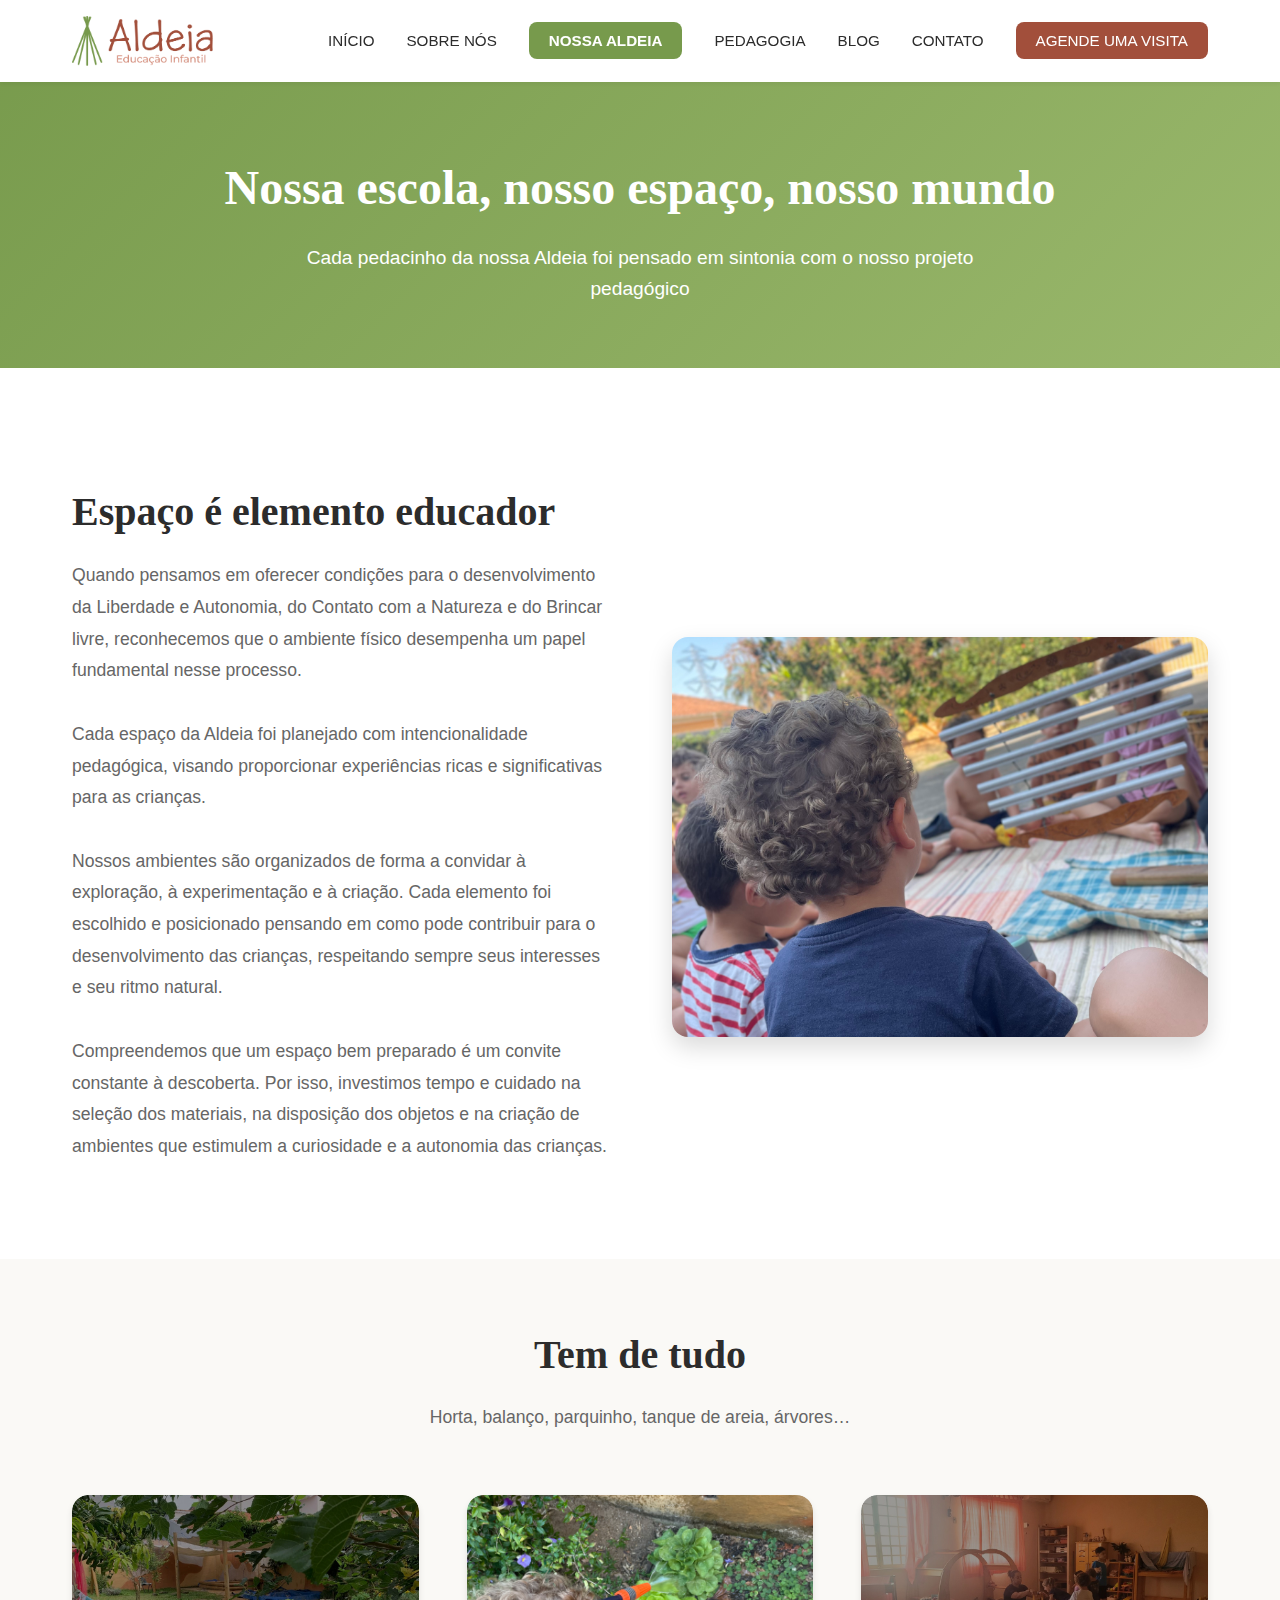
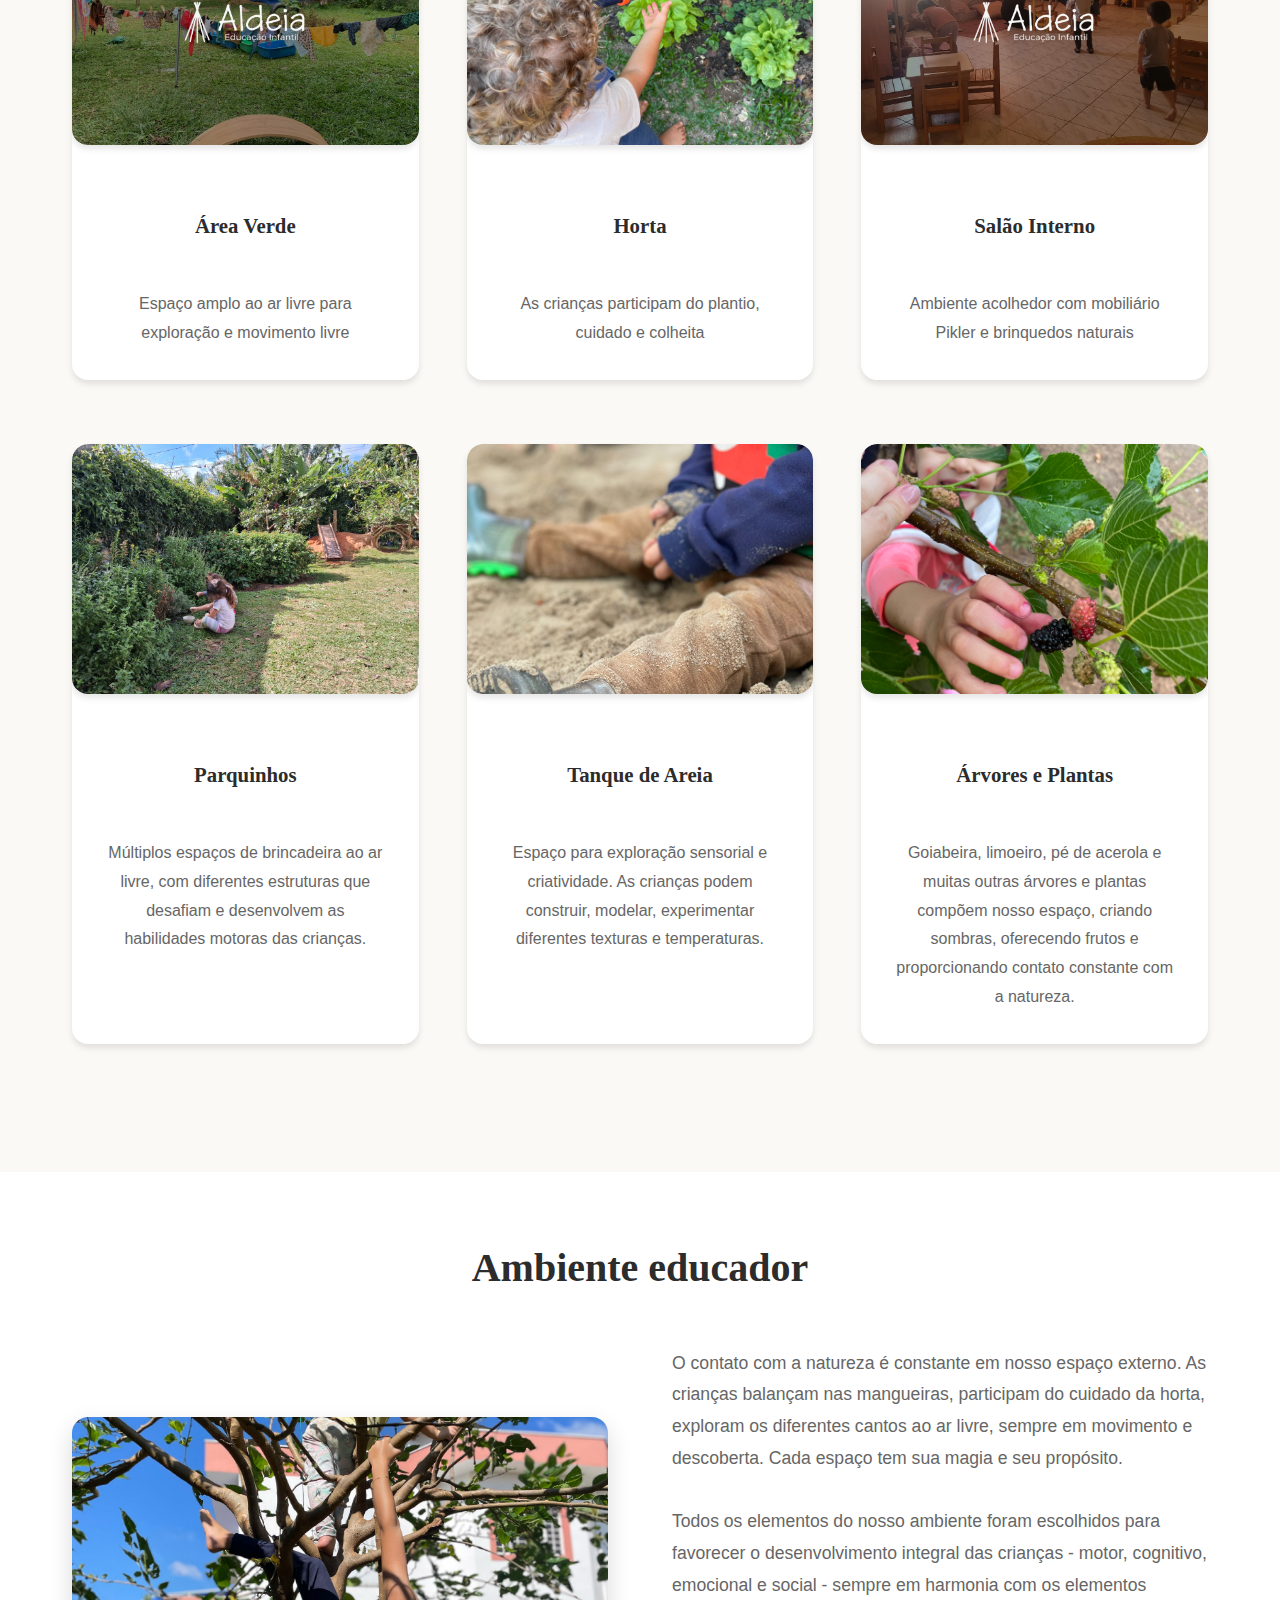
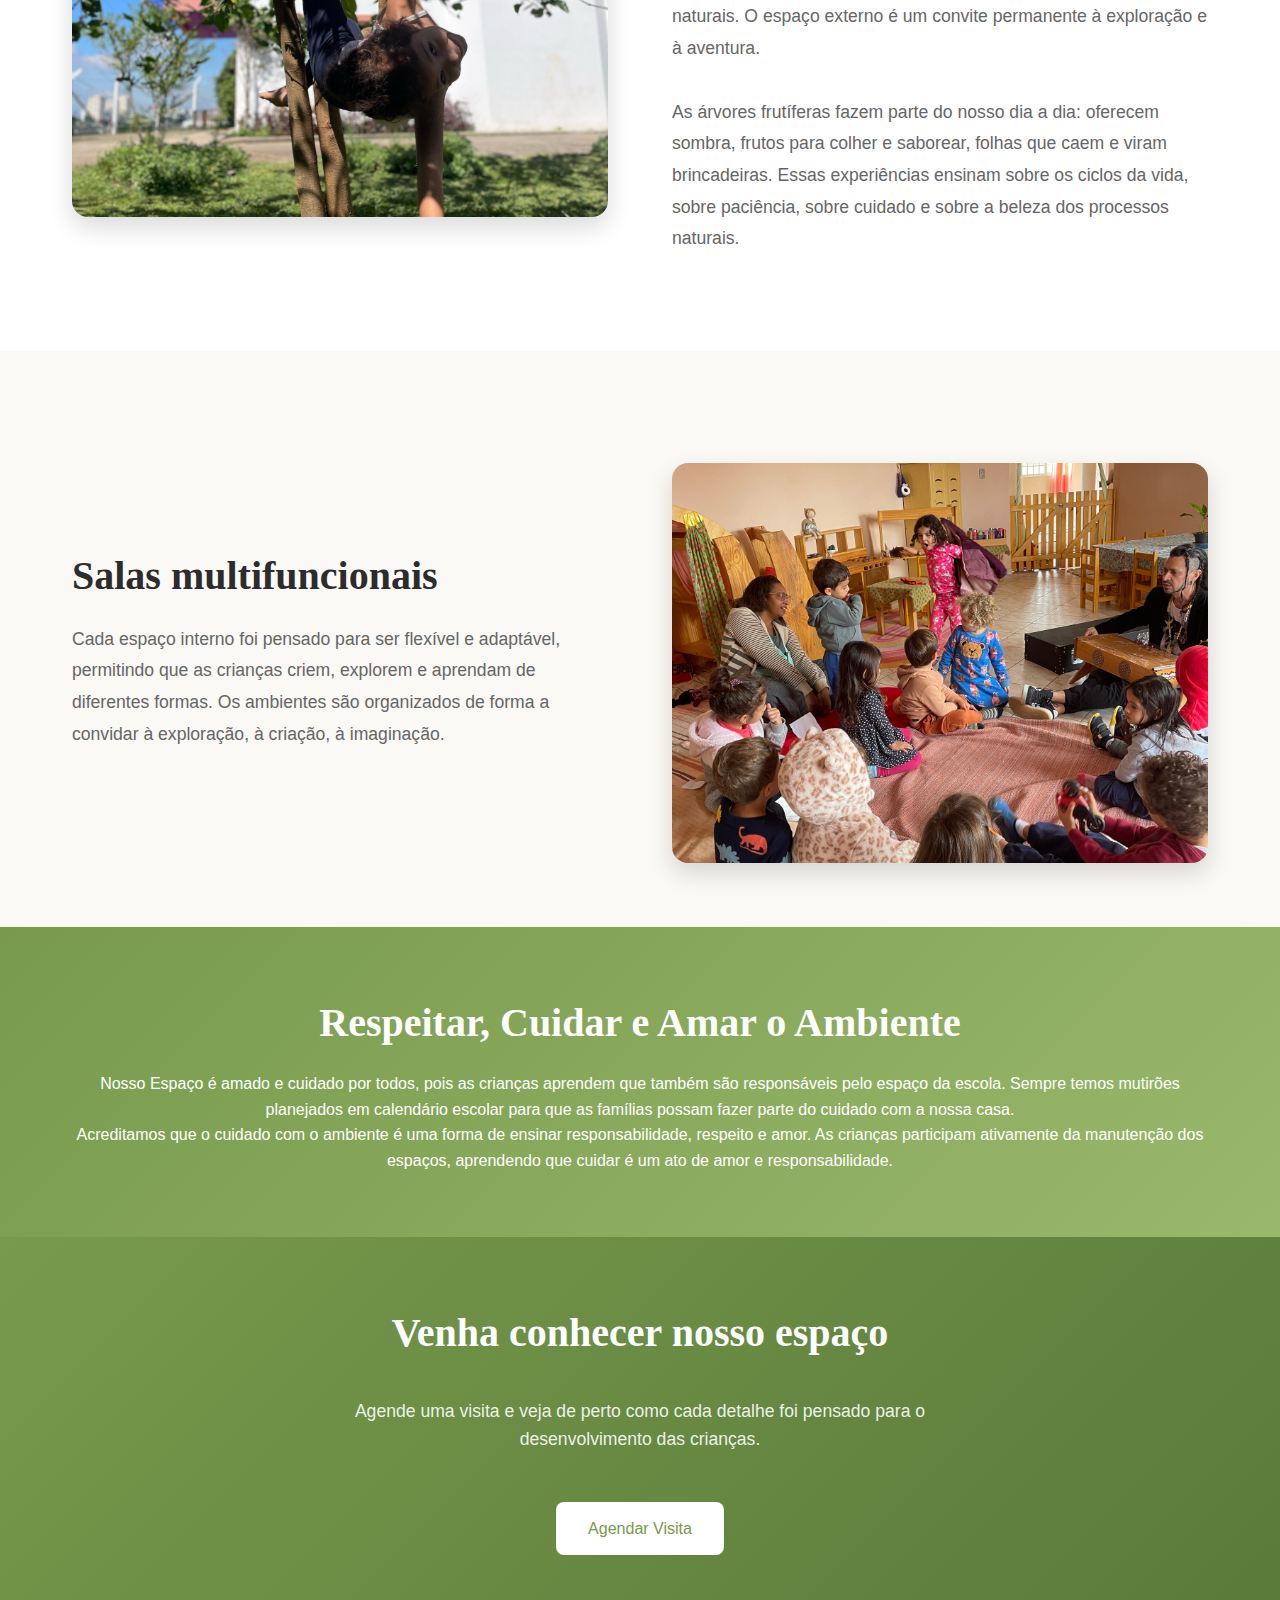
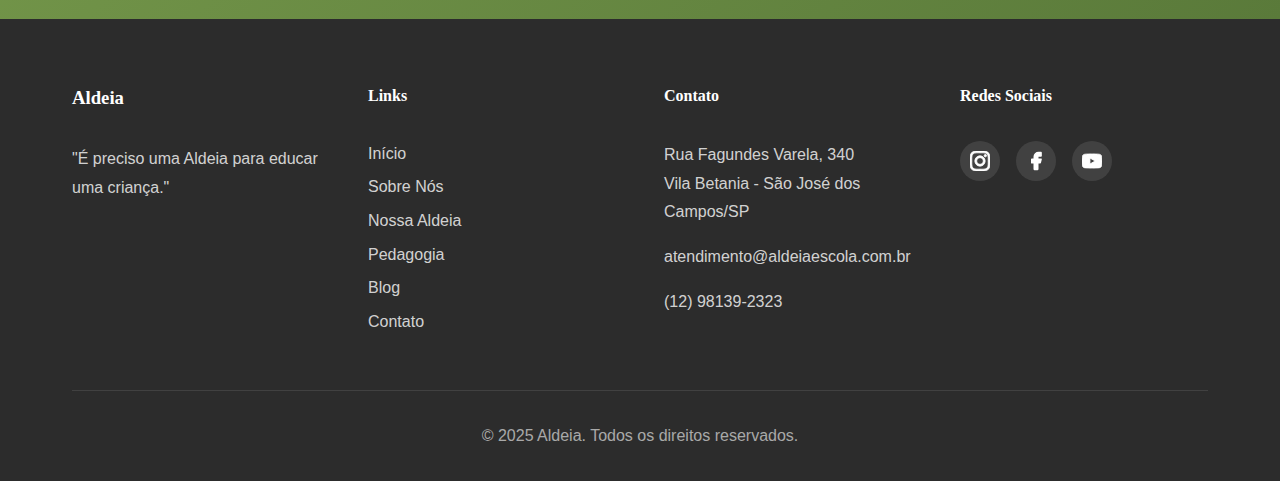
<file: nosso-espaco.html>
<!DOCTYPE html>
<html lang="pt-BR">
<head>
    <meta charset="UTF-8">
    <meta name="viewport" content="width=device-width, initial-scale=1.0">
    <meta name="description" content="Conheça o espaço físico da Aldeia - Ambiente pensado para o desenvolvimento infantil com parque externo, salão interno e muito mais.">
    <meta name="keywords" content="nosso espaço, ambiente escolar, parque infantil, São José dos Campos, espaço educador">
    <meta name="robots" content="index, follow">
    <title>Nosso Espaço - Aldeia | Ambiente de Desenvolvimento</title>
    <link rel="stylesheet" href="assets/css/style.css">
    <link rel="preconnect" href="https://fonts.googleapis.com">
    <link rel="preconnect" href="https://fonts.gstatic.com" crossorigin>
    <link href="https://fonts.googleapis.com/css2?family=Outfit:wght@300;400;500;600;700;800;900&family=Nunito:wght@300;400;500;600;700;800;900&display=swap" rel="stylesheet">
    <link rel="canonical" href="https://www.aldeiaescola.com.br/nosso-espaco.html">
    <link rel="icon" type="image/x-icon" href="assets/images/logo.ico">
</head>
<body>
    <!-- Header -->
    <header class="header" id="header">
        <nav class="navbar">
            <div class="container">
                <div class="nav-wrapper">
                    <div class="logo">
                        <a href="index.html" aria-label="Aldeia - Página Inicial">
                            <img src="assets/images/logo-aldeia.png" alt="Aldeia - Educação Infantil">
                        </a>
                    </div>
                    <button class="mobile-menu-toggle" aria-label="Menu" id="mobileMenuToggle">
                        <span></span>
                        <span></span>
                        <span></span>
                    </button>
                    <ul class="nav-menu" id="navMenu">
                        <li><a href="index.html" class="nav-link">INÍCIO</a></li>
                        <li><a href="sobre.html" class="nav-link">SOBRE NÓS</a></li>
                        <li><a href="nosso-espaco.html" class="nav-link active">NOSSA ALDEIA</a></li>
                        <li><a href="pedagogia.html" class="nav-link">PEDAGOGIA</a></li>
                        <li><a href="blog.html" class="nav-link">BLOG</a></li>
                        <li><a href="index.html#contato" class="nav-link">CONTATO</a></li>
                        <li><a href="https://api.whatsapp.com/send?phone=5512981392323&text=Gostaria%20de%20saber%20mais%20sobre%20a%20Aldeia%2C%20poderia%20me%20ajudar?" class="nav-link cta-nav">AGENDE UMA VISITA</a></li>
                    </ul>
                </div>
            </div>
        </nav>
    </header>

    <!-- Page Hero -->
    <section class="page-hero">
        <div class="container">
            <h1 class="page-title">Nossa escola, nosso espaço, nosso mundo</h1>
            <p class="page-subtitle">Cada pedacinho da nossa Aldeia foi pensado em sintonia com o nosso projeto pedagógico</p>
        </div>
    </section>

    <!-- Espaço é elemento educador -->
    <section class="content-section">
        <div class="container">
            <div class="content-wrapper">
                <div class="content-text">
                    <h2 class="section-title">Espaço é elemento educador</h2>
                    <p>Quando pensamos em oferecer condições para o desenvolvimento da Liberdade e Autonomia, do Contato com a Natureza e do Brincar livre, reconhecemos que o ambiente físico desempenha um papel fundamental nesse processo.</p>
                    <p>Cada espaço da Aldeia foi planejado com intencionalidade pedagógica, visando proporcionar experiências ricas e significativas para as crianças.</p>
                    <p>Nossos ambientes são organizados de forma a convidar à exploração, à experimentação e à criação. Cada elemento foi escolhido e posicionado pensando em como pode contribuir para o desenvolvimento das crianças, respeitando sempre seus interesses e seu ritmo natural.</p>
                    <p>Compreendemos que um espaço bem preparado é um convite constante à descoberta. Por isso, investimos tempo e cuidado na seleção dos materiais, na disposição dos objetos e na criação de ambientes que estimulem a curiosidade e a autonomia das crianças.</p>
                </div>
                <div class="content-image">
                    <img src="assets/images/Parque e área externa verde/15.jpg" alt="Espaço externo da Aldeia">
                </div>
            </div>
        </div>
    </section>

    <!-- Tem de tudo -->
    <section class="content-section alt-bg">
        <div class="container">
            <h2 class="section-title text-center">Tem de tudo</h2>
            <p class="section-subtitle text-center">Horta, balanço, parquinho, tanque de areia, árvores…</p>
            
            <div class="space-gallery">
                <div class="gallery-item">
                    <img src="assets/images/foto_com_logo_2.jpg" alt="Parque externo da Aldeia">
                    <h3>Área Verde</h3>
                    <p>Espaço amplo ao ar livre para exploração e movimento livre</p>
                </div>
                <div class="gallery-item">
                    <img src="assets/images/Atividades com as crianças/4.jpg" alt="Horta da Aldeia">
                    <h3>Horta</h3>
                    <p>As crianças participam do plantio, cuidado e colheita</p>
                </div>
                <div class="gallery-item">
                    <img src="assets/images/foto_com_logo_1.jpg" alt="Ambiente interno da Aldeia">
                    <h3>Salão Interno</h3>
                    <p>Ambiente acolhedor com mobiliário Pikler e brinquedos naturais</p>
                </div>
            </div>
            
            <div class="space-gallery">
                <div class="gallery-item">
                    <img src="assets/images/Parque e área externa verde/27.jpg" alt="Parquinhos">
                    <h3>Parquinhos</h3>
                    <p>Múltiplos espaços de brincadeira ao ar livre, com diferentes estruturas que desafiam e desenvolvem as habilidades motoras das crianças.</p>
                </div>
                <div class="gallery-item">
                    <img src="assets/images/Parque e área externa verde/23.jpg" alt="Tanque de Areia">
                    <h3>Tanque de Areia</h3>
                    <p>Espaço para exploração sensorial e criatividade. As crianças podem construir, modelar, experimentar diferentes texturas e temperaturas.</p>
                </div>
                <div class="gallery-item">
                    <img src="assets/images/Parque e área externa verde/26.jpg" alt="Árvores e Plantas">
                    <h3>Árvores e Plantas</h3>
                    <p>Goiabeira, limoeiro, pé de acerola e muitas outras árvores e plantas compõem nosso espaço, criando sombras, oferecendo frutos e proporcionando contato constante com a natureza.</p>
                </div>
            </div>
        </div>
    </section>

    <!-- Ambiente educador -->
    <section class="content-section">
        <div class="container">
            <h2 class="section-title text-center">Ambiente educador</h2>
            
            <div class="content-wrapper reverse">
                <div class="content-text">
                    <p>O contato com a natureza é constante em nosso espaço externo. As crianças balançam nas mangueiras, participam do cuidado da horta, exploram os diferentes cantos ao ar livre, sempre em movimento e descoberta. Cada espaço tem sua magia e seu propósito.</p>
                    <p>Todos os elementos do nosso ambiente foram escolhidos para favorecer o desenvolvimento integral das crianças - motor, cognitivo, emocional e social - sempre em harmonia com os elementos naturais. O espaço externo é um convite permanente à exploração e à aventura.</p>
                    <p>As árvores frutíferas fazem parte do nosso dia a dia: oferecem sombra, frutos para colher e saborear, folhas que caem e viram brincadeiras. Essas experiências ensinam sobre os ciclos da vida, sobre paciência, sobre cuidado e sobre a beleza dos processos naturais.</p>
                </div>
                <div class="content-image">
                    <img src="assets/images/Parque e área externa verde/25.jpg" alt="Contato com a Natureza na Aldeia">
                </div>
            </div>
        </div>
    </section>

    <!-- Salas criativas -->
    <section class="content-section alt-bg">
        <div class="container">
            <div class="content-wrapper">
                <div class="content-text">
                    <h2 class="section-title">Salas multifuncionais</h2>
                    <p>Cada espaço interno foi pensado para ser flexível e adaptável, permitindo que as crianças criem, explorem e aprendam de diferentes formas. Os ambientes são organizados de forma a convidar à exploração, à criação, à imaginação.</p>
                </div>
                <div class="content-image">
                    <img src="assets/images/Salas e área interna/19.jpg" alt="Salas internas da Aldeia">
                </div>
            </div>
        </div>
    </section>

    <!-- Respeitar, cuidar e amar -->
    <section class="content-section highlight">
        <div class="container">
            <div class="highlight-content">
                <h2 class="section-title text-center">Respeitar, Cuidar e Amar o Ambiente</h2>
                <p class="text-center">Nosso Espaço é amado e cuidado por todos, pois as crianças aprendem que também são responsáveis pelo espaço da escola. Sempre temos mutirões planejados em calendário escolar para que as famílias possam fazer parte do cuidado com a nossa casa.</p>
                <p class="text-center">Acreditamos que o cuidado com o ambiente é uma forma de ensinar responsabilidade, respeito e amor. As crianças participam ativamente da manutenção dos espaços, aprendendo que cuidar é um ato de amor e responsabilidade.</p>
            </div>
        </div>
    </section>

    <!-- CTA Section -->
    <section class="cta-section">
        <div class="container">
            <div class="cta-content">
                <h2>Venha conhecer nosso espaço</h2>
                <p>Agende uma visita e veja de perto como cada detalhe foi pensado para o desenvolvimento das crianças.</p>
                <a href="index.html#contato" class="btn btn-primary">Agendar Visita</a>
            </div>
        </div>
    </section>

    <!-- Footer -->
    <footer class="footer">
        <div class="container">
            <div class="footer-content">
                <div class="footer-section">
                    <h3>Aldeia</h3>
                    <p>"É preciso uma Aldeia para educar uma criança."</p>
                </div>
                <div class="footer-section">
                    <h4>Links</h4>
                    <ul>
                        <li><a href="index.html">Início</a></li>
                        <li><a href="sobre.html">Sobre Nós</a></li>
                        <li><a href="nosso-espaco.html">Nossa Aldeia</a></li>
                        <li><a href="pedagogia.html">Pedagogia</a></li>
                        <li><a href="blog.html">Blog</a></li>
                        <li><a href="index.html#contato">Contato</a></li>
                    </ul>
                </div>
                <div class="footer-section">
                    <h4>Contato</h4>
                    <p>Rua Fagundes Varela, 340<br>Vila Betania - São José dos Campos/SP</p>
                    <p><a href="mailto:atendimento@aldeiaescola.com.br">atendimento@aldeiaescola.com.br</a></p>
                    <p><a href="tel:+5512981392323">(12) 98139-2323</a></p>
                </div>
                <div class="footer-section">
                    <h4>Redes Sociais</h4>
                    <div class="footer-social">
                        <a href="https://www.instagram.com/aldeiaeducacaoinfantil/" target="_blank" rel="noopener noreferrer" aria-label="Instagram">
                            <svg viewBox="0 0 24 24" fill="none" xmlns="http://www.w3.org/2000/svg">
                                <path d="M12 2.163c3.204 0 3.584.012 4.85.07 3.252.148 4.771 1.691 4.919 4.919.058 1.265.069 1.645.069 4.849 0 3.205-.012 3.584-.069 4.849-.149 3.225-1.664 4.771-4.919 4.919-1.266.058-1.644.07-4.85.07-3.204 0-3.584-.012-4.849-.07-3.26-.149-4.771-1.699-4.919-4.92-.058-1.265-.07-1.644-.07-4.849 0-3.204.013-3.583.07-4.849.149-3.227 1.664-4.771 4.919-4.919 1.266-.057 1.645-.069 4.849-.069zm0-2.163c-3.259 0-3.667.014-4.947.072-4.358.2-6.78 2.618-6.98 6.98-.059 1.281-.073 1.689-.073 4.948 0 3.259.014 3.668.072 4.948.2 4.358 2.618 6.78 6.98 6.98 1.281.058 1.689.072 4.948.072 3.259 0 3.668-.014 4.948-.072 4.354-.2 6.782-2.618 6.979-6.98.059-1.28.073-1.689.073-4.948 0-3.259-.014-3.667-.072-4.947-.196-4.354-2.617-6.78-6.979-6.98-1.281-.059-1.69-.073-4.949-.073zm0 5.838c-3.403 0-6.162 2.759-6.162 6.162s2.759 6.163 6.162 6.163 6.162-2.759 6.162-6.163c0-3.403-2.759-6.162-6.162-6.162zm0 10.162c-2.209 0-4-1.79-4-4 0-2.209 1.791-4 4-4s4 1.791 4 4c0 2.21-1.791 4-4 4zm6.406-11.845c-.796 0-1.441.645-1.441 1.44s.645 1.44 1.441 1.44c.795 0 1.439-.645 1.439-1.44s-.644-1.44-1.439-1.44z" fill="currentColor"/>
                            </svg>
                        </a>
                        <a href="https://www.facebook.com/aldeiaeducacaoinfantil" target="_blank" rel="noopener noreferrer" aria-label="Facebook">
                            <svg viewBox="0 0 24 24" fill="none" stroke="currentColor" stroke-width="2" stroke-linecap="round" stroke-linejoin="round">
                                <path d="M18 2h-3a5 5 0 0 0-5 5v3H7v4h3v8h4v-8h3l1-4h-4V7a1 1 0 0 1 1-1h3z"></path>
                            </svg>
                        </a>
                        <a href="https://www.youtube.com/@aldeiaeducacaoinfantil" target="_blank" rel="noopener noreferrer" aria-label="YouTube">
                            <svg viewBox="0 0 24 24" fill="currentColor" xmlns="http://www.w3.org/2000/svg">
                                <path d="M23.498 6.186a3.016 3.016 0 0 0-2.122-2.136C19.505 3.545 12 3.545 12 3.545s-7.505 0-9.377.505A3.017 3.017 0 0 0 .502 6.186C0 8.07 0 12 0 12s0 3.93.502 5.814a3.016 3.016 0 0 0 2.122 2.136c1.871.505 9.376.505 9.376.505s7.505 0 9.377-.505a3.015 3.015 0 0 0 2.122-2.136C24 15.93 24 12 24 12s0-3.93-.502-5.814zM9.545 15.568V8.432L15.818 12l-6.273 3.568z"></path>
                            </svg>
                        </a>
                    </div>
                </div>
            </div>
            <div class="footer-bottom">
                <p>&copy; 2025 Aldeia. Todos os direitos reservados.</p>
            </div>
        </div>
    </footer>

    <script src="assets/js/script.js"></script>
</body>
</html>
</file>
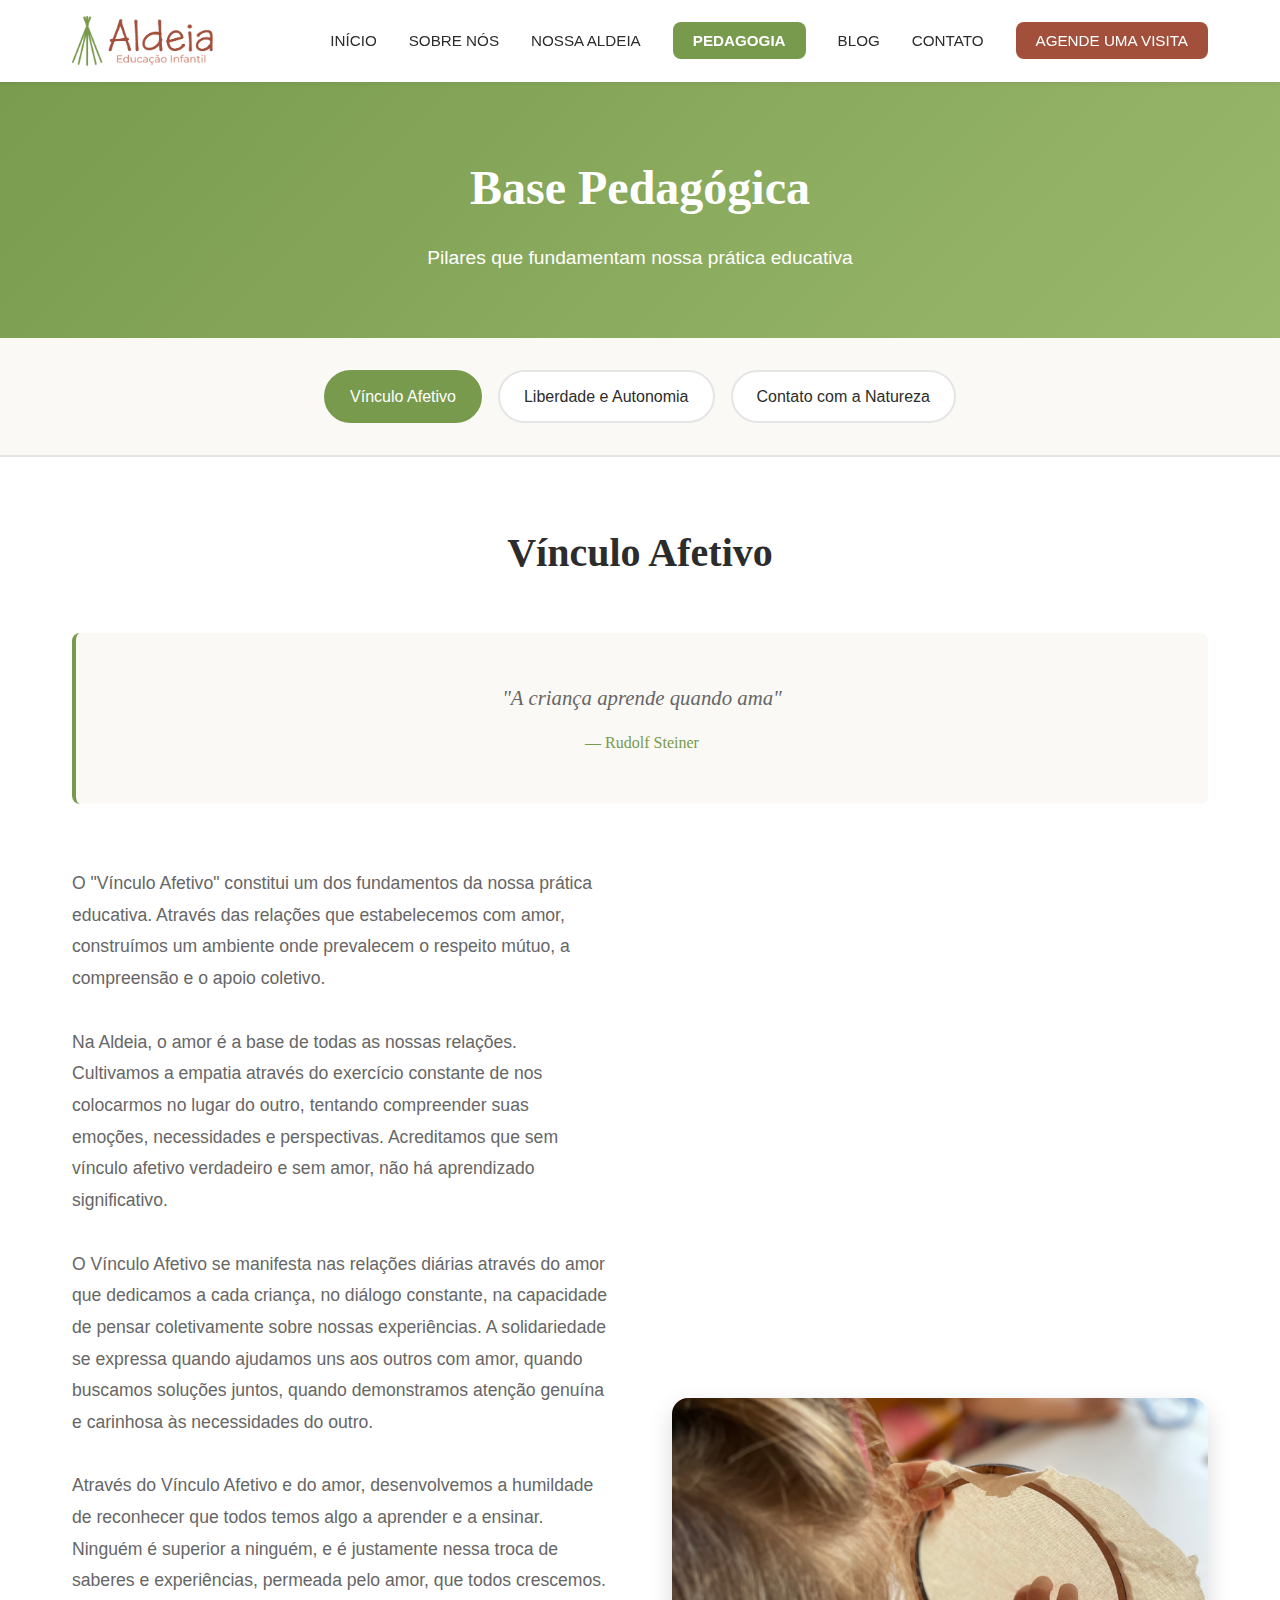
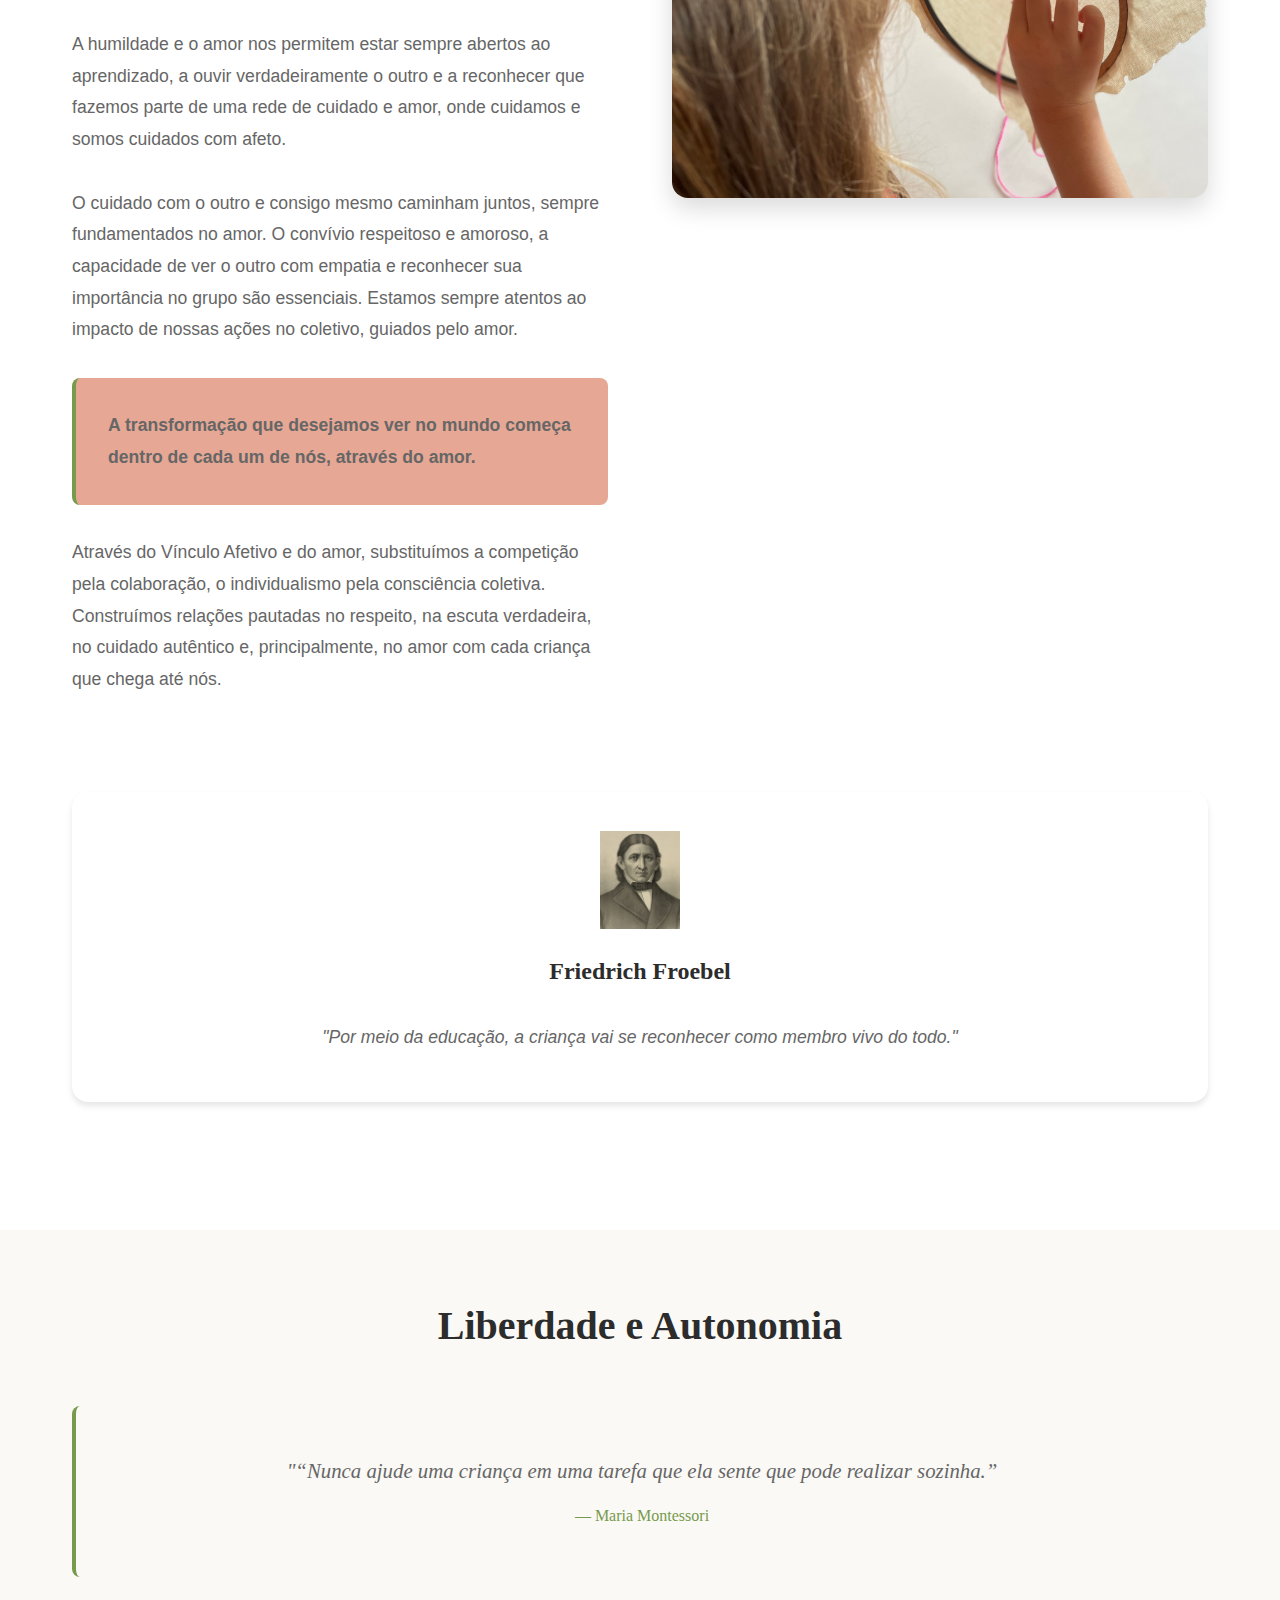
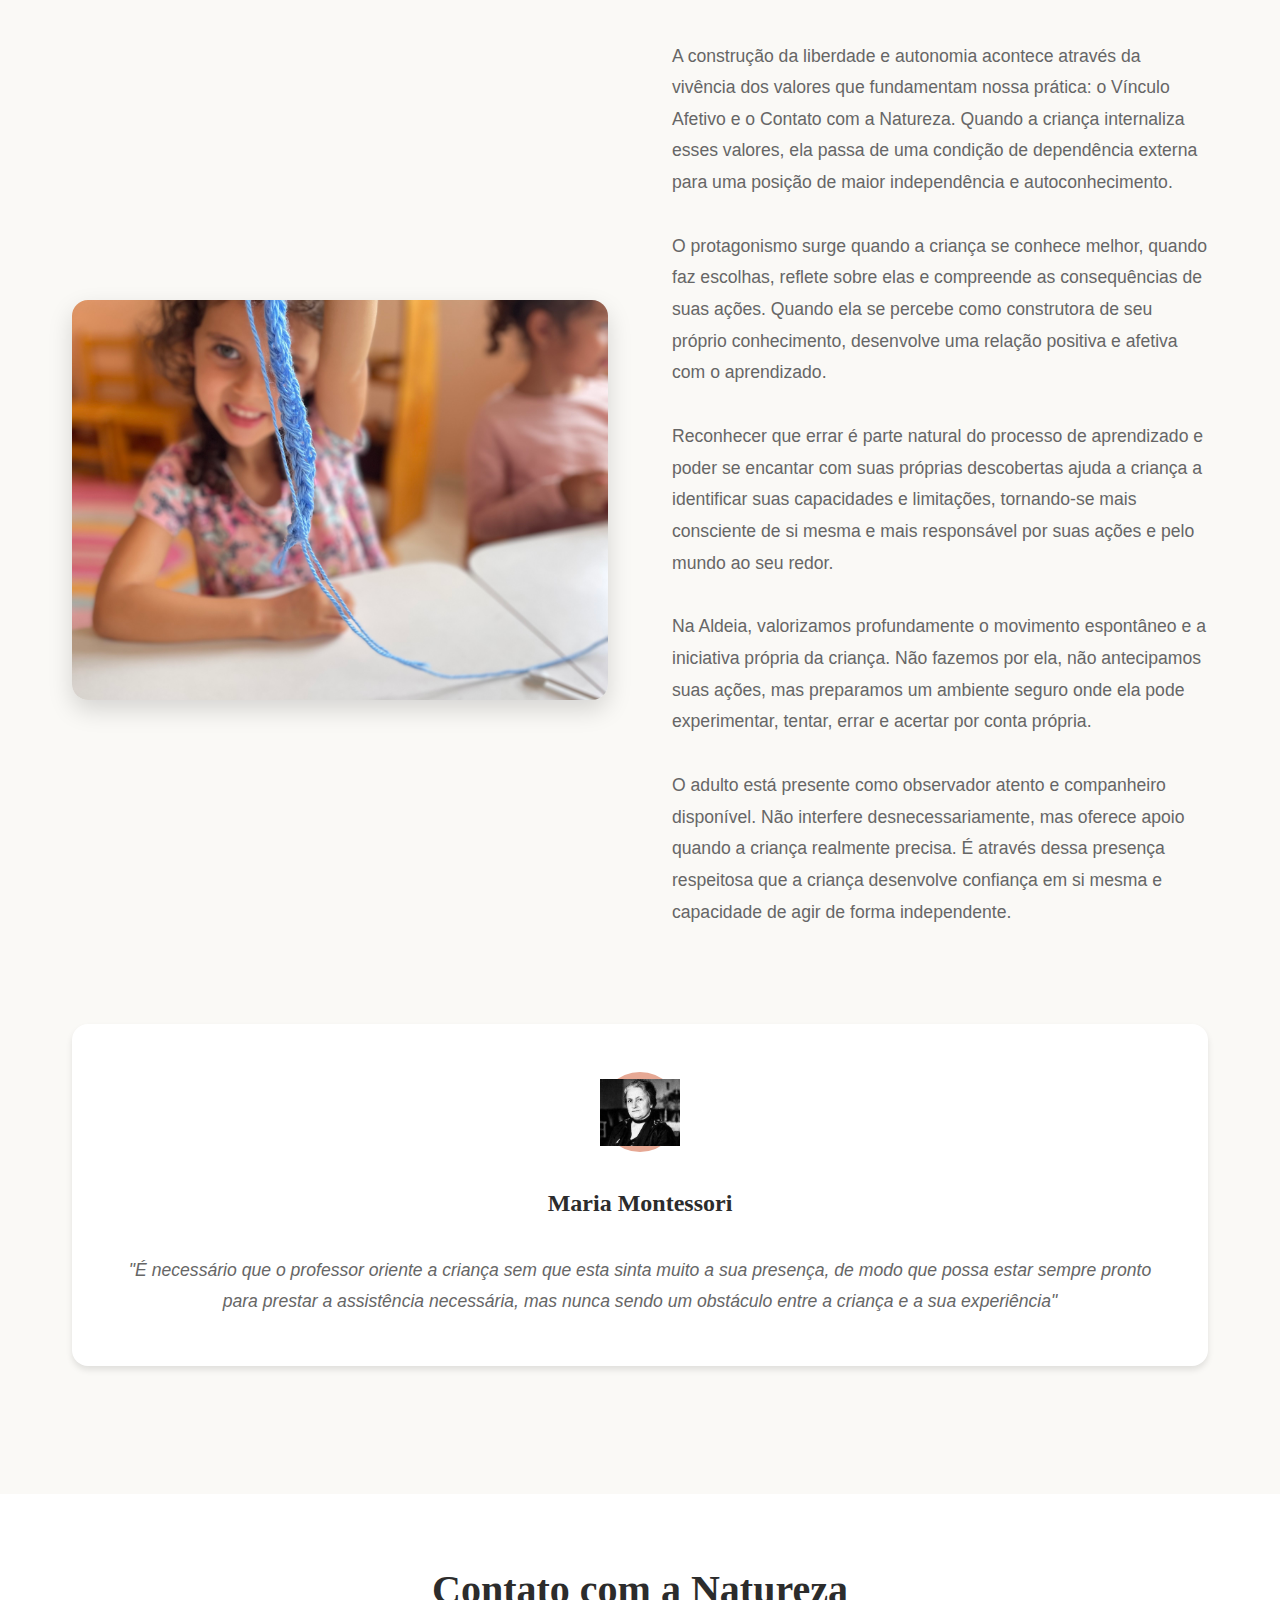
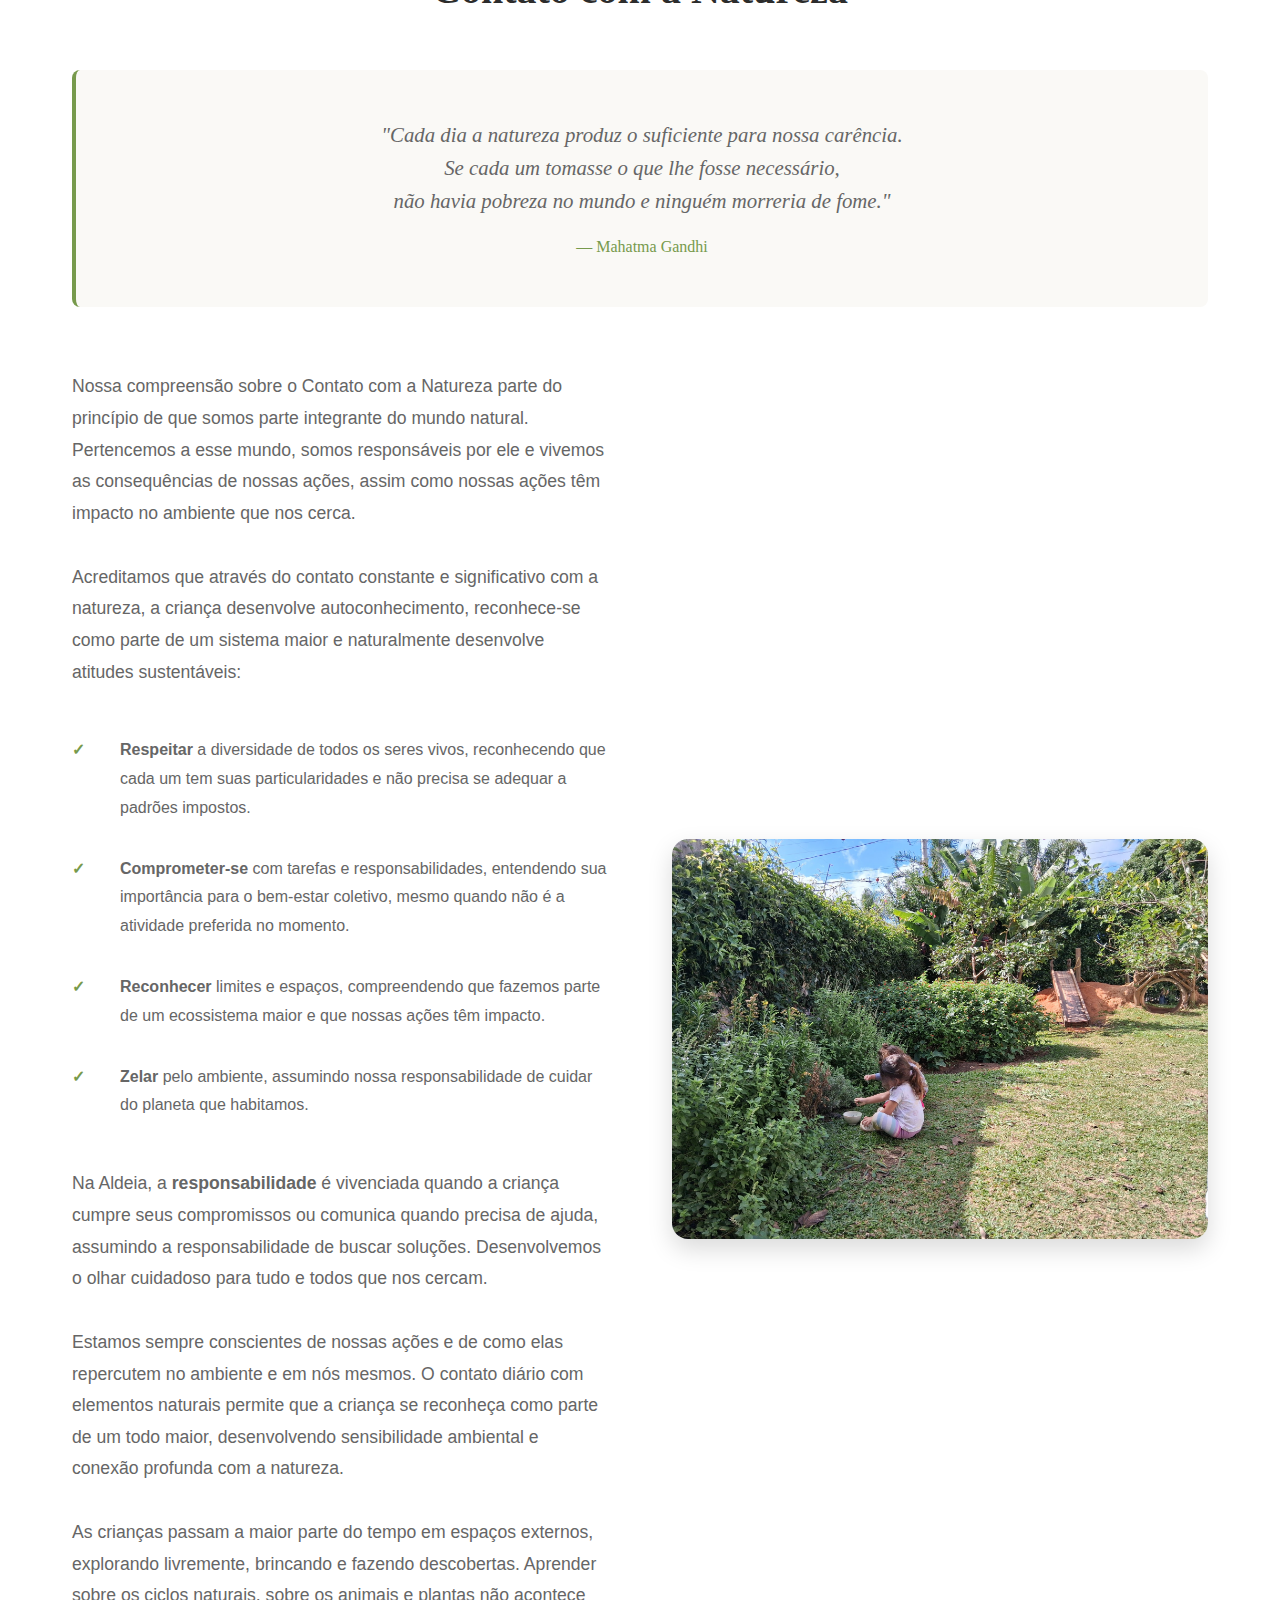
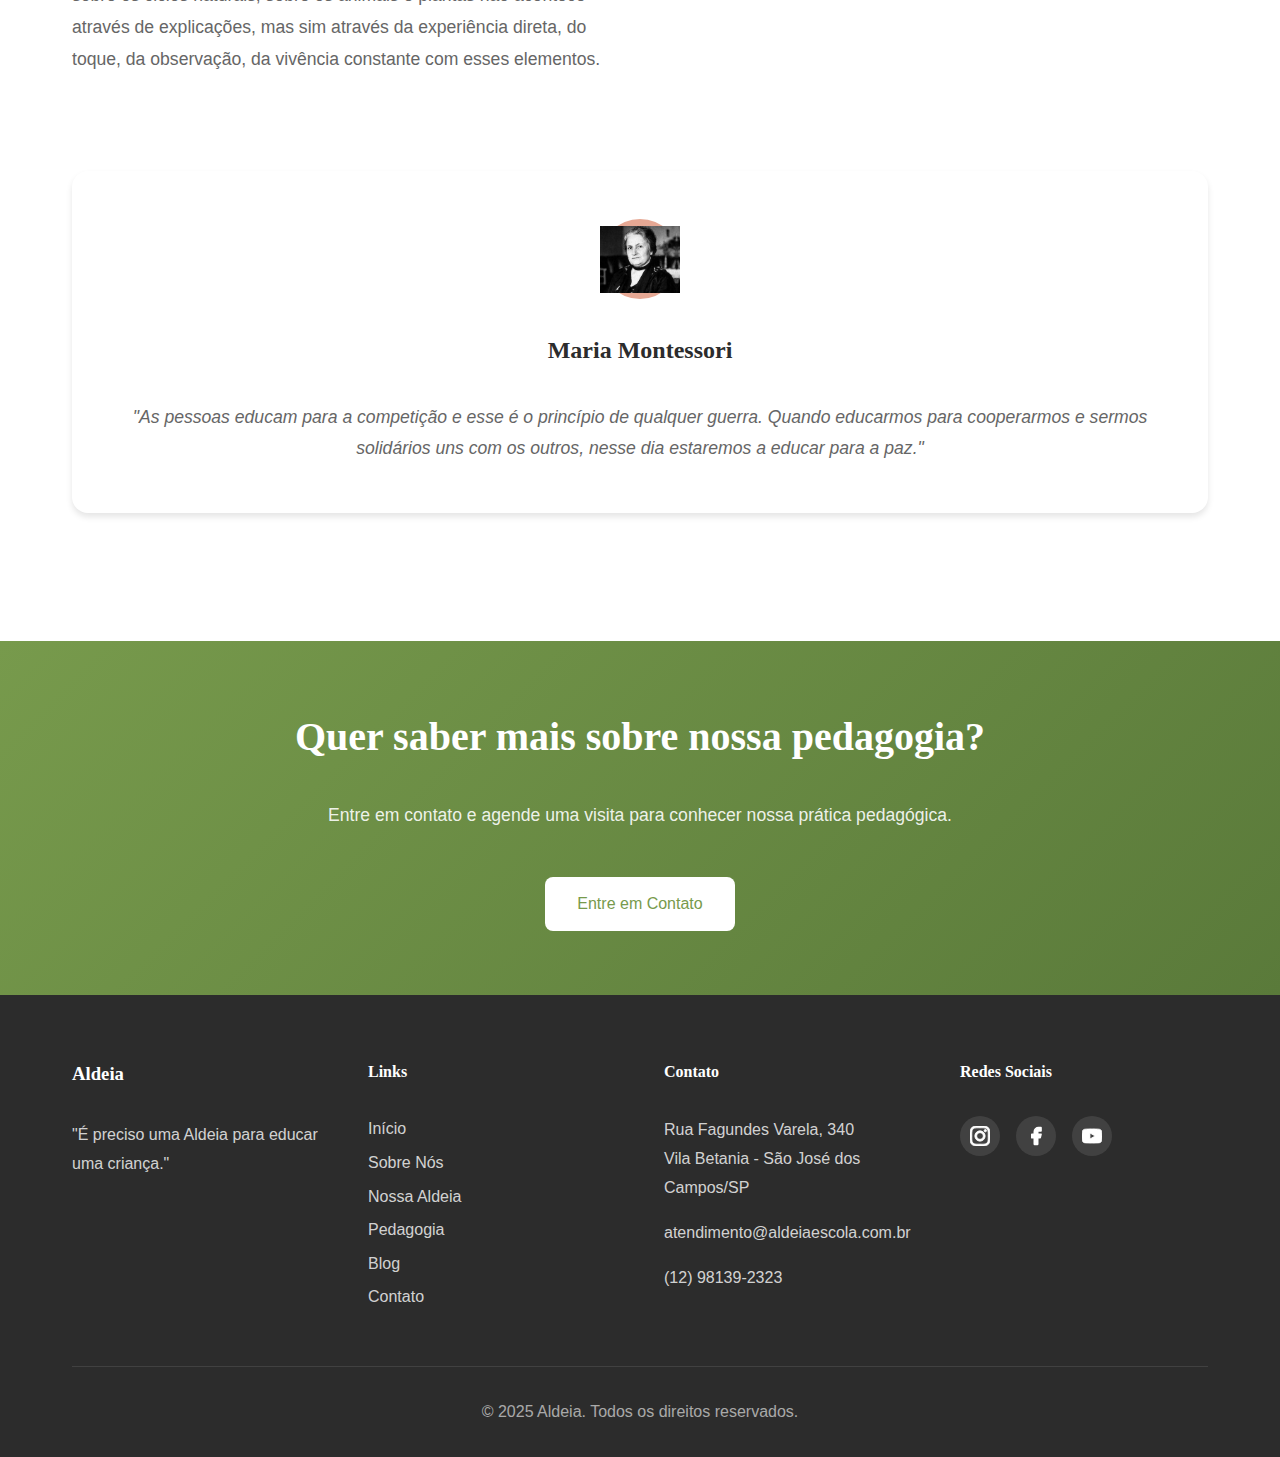
<file: pedagogia.html>
<!DOCTYPE html>
<html lang="pt-BR">
<head>
    <meta charset="UTF-8">
    <meta name="viewport" content="width=device-width, initial-scale=1.0">
    <meta name="description" content="Conheça a pedagogia da Aldeia baseada em Vínculo Afetivo, Liberdade e Autonomia e Contato com a Natureza. Inspirados em Waldorf e Pikler.">
    <meta name="keywords" content="pedagogia, vínculo afetivo, liberdade e autonomia, contato com a natureza, Waldorf, Pikler, educação infantil">
    <meta name="robots" content="index, follow">
    <title>Base Pedagógica - Aldeia | Vínculo Afetivo, Liberdade e Autonomia e Contato com a Natureza</title>
    <link rel="stylesheet" href="assets/css/style.css">
    <link rel="preconnect" href="https://fonts.googleapis.com">
    <link rel="preconnect" href="https://fonts.gstatic.com" crossorigin>
    <link href="https://fonts.googleapis.com/css2?family=Outfit:wght@300;400;500;600;700;800;900&family=Nunito:wght@300;400;500;600;700;800;900&display=swap" rel="stylesheet">
    <link rel="canonical" href="https://www.aldeiaescola.com.br/pedagogia.html">
    <link rel="icon" type="image/x-icon" href="assets/images/logo.ico">
</head>
<body>
    <!-- Header -->
    <header class="header" id="header">
        <nav class="navbar">
            <div class="container">
                <div class="nav-wrapper">
                    <div class="logo">
                        <a href="index.html" aria-label="Aldeia - Página Inicial">
                            <img src="assets/images/logo-aldeia.png" alt="Aldeia - Educação Infantil">
                        </a>
                    </div>
                    <button class="mobile-menu-toggle" aria-label="Menu" id="mobileMenuToggle">
                        <span></span>
                        <span></span>
                        <span></span>
                    </button>
                    <ul class="nav-menu" id="navMenu">
                        <li><a href="index.html" class="nav-link">INÍCIO</a></li>
                        <li><a href="sobre.html" class="nav-link">SOBRE NÓS</a></li>
                        <li><a href="nosso-espaco.html" class="nav-link">NOSSA ALDEIA</a></li>
                        <li><a href="pedagogia.html" class="nav-link active">PEDAGOGIA</a></li>
                        <li><a href="blog.html" class="nav-link">BLOG</a></li>
                        <li><a href="index.html#contato" class="nav-link">CONTATO</a></li>
                        <li><a href="https://api.whatsapp.com/send?phone=5512981392323&text=Gostaria%20de%20saber%20mais%20sobre%20a%20Aldeia%2C%20poderia%20me%20ajudar?" class="nav-link cta-nav">AGENDE UMA VISITA</a></li>
                    </ul>
                </div>
            </div>
        </nav>
    </header>

    <!-- Page Hero -->
    <section class="page-hero">
        <div class="container">
            <h1 class="page-title">Base Pedagógica</h1>
            <p class="page-subtitle">Pilares que fundamentam nossa prática educativa</p>
        </div>
    </section>

    <!-- Navigation Pills -->
    <section class="pedagogy-nav">
        <div class="container">
            <div class="pill-nav">
                <a href="#vinculo-afetivo" class="pill active">Vínculo Afetivo</a>
                <a href="#liberdade-autonomia" class="pill">Liberdade e Autonomia</a>
                <a href="#contato-natureza" class="pill">Contato com a Natureza</a>
            </div>
        </div>
    </section>

    <!-- Vínculo Afetivo -->
    <section class="pedagogy-section" id="vinculo-afetivo">
        <div class="container">
            <div class="pedagogy-header">
                <h2 class="section-title">Vínculo Afetivo</h2>
                <blockquote class="pedagogy-quote">
                    "A criança aprende quando ama"<br>
                    <cite>— Rudolf Steiner</cite>
                </blockquote>
            </div>

            <div class="content-wrapper">
                <div class="content-text">
                    <p>O "Vínculo Afetivo" constitui um dos fundamentos da nossa prática educativa. Através das relações que estabelecemos com amor, construímos um ambiente onde prevalecem o respeito mútuo, a compreensão e o apoio coletivo.</p>
                    <p>Na Aldeia, o amor é a base de todas as nossas relações. Cultivamos a empatia através do exercício constante de nos colocarmos no lugar do outro, tentando compreender suas emoções, necessidades e perspectivas. Acreditamos que sem vínculo afetivo verdadeiro e sem amor, não há aprendizado significativo.</p>
                    <p>O Vínculo Afetivo se manifesta nas relações diárias através do amor que dedicamos a cada criança, no diálogo constante, na capacidade de pensar coletivamente sobre nossas experiências. A solidariedade se expressa quando ajudamos uns aos outros com amor, quando buscamos soluções juntos, quando demonstramos atenção genuína e carinhosa às necessidades do outro.</p>
                    <p>Através do Vínculo Afetivo e do amor, desenvolvemos a humildade de reconhecer que todos temos algo a aprender e a ensinar. Ninguém é superior a ninguém, e é justamente nessa troca de saberes e experiências, permeada pelo amor, que todos crescemos.</p>
                    <p>A humildade e o amor nos permitem estar sempre abertos ao aprendizado, a ouvir verdadeiramente o outro e a reconhecer que fazemos parte de uma rede de cuidado e amor, onde cuidamos e somos cuidados com afeto.</p>
                    <p>O cuidado com o outro e consigo mesmo caminham juntos, sempre fundamentados no amor. O convívio respeitoso e amoroso, a capacidade de ver o outro com empatia e reconhecer sua importância no grupo são essenciais. Estamos sempre atentos ao impacto de nossas ações no coletivo, guiados pelo amor.</p>
                    <p class="highlight-text">A transformação que desejamos ver no mundo começa dentro de cada um de nós, através do amor.</p>
                    <p>Através do Vínculo Afetivo e do amor, substituímos a competição pela colaboração, o individualismo pela consciência coletiva. Construímos relações pautadas no respeito, na escuta verdadeira, no cuidado autêntico e, principalmente, no amor com cada criança que chega até nós.</p>
                </div>
                <div class="content-image">
                    <img src="assets/images/Atividades com as crianças/17.jpg" alt="Vínculo Afetivo">
                </div>
            </div>

            <div class="expert-quote">
                <div class="expert-icon">
                    <img src="assets/images/friedrich-froebel.jpeg" alt="Friedrich Froebel" class="expert-photo">
                </div>
                <h3>Friedrich Froebel</h3>
                <blockquote>
                    "Por meio da educação, a criança vai se reconhecer como membro vivo do todo."
                </blockquote>
            </div>
        </div>
    </section>

    <!-- Liberdade e Autonomia -->
    <section class="pedagogy-section alt-bg" id="liberdade-autonomia">
        <div class="container">
            <div class="pedagogy-header">
                <h2 class="section-title">Liberdade e Autonomia</h2>
                <blockquote class="pedagogy-quote">
                    "“Nunca ajude uma criança em uma tarefa que ela sente que pode realizar sozinha.”
                    <cite>— Maria Montessori</cite>
                </blockquote>
            </div>

            <div class="content-wrapper reverse">
                <div class="content-text">
                    <p>A construção da liberdade e autonomia acontece através da vivência dos valores que fundamentam nossa prática: o Vínculo Afetivo e o Contato com a Natureza. Quando a criança internaliza esses valores, ela passa de uma condição de dependência externa para uma posição de maior independência e autoconhecimento.</p>
                    <p>O protagonismo surge quando a criança se conhece melhor, quando faz escolhas, reflete sobre elas e compreende as consequências de suas ações. Quando ela se percebe como construtora de seu próprio conhecimento, desenvolve uma relação positiva e afetiva com o aprendizado.</p>
                    <p>Reconhecer que errar é parte natural do processo de aprendizado e poder se encantar com suas próprias descobertas ajuda a criança a identificar suas capacidades e limitações, tornando-se mais consciente de si mesma e mais responsável por suas ações e pelo mundo ao seu redor.</p>
                    <p>Na Aldeia, valorizamos profundamente o movimento espontâneo e a iniciativa própria da criança. Não fazemos por ela, não antecipamos suas ações, mas preparamos um ambiente seguro onde ela pode experimentar, tentar, errar e acertar por conta própria.</p>
                    <p>O adulto está presente como observador atento e companheiro disponível. Não interfere desnecessariamente, mas oferece apoio quando a criança realmente precisa. É através dessa presença respeitosa que a criança desenvolve confiança em si mesma e capacidade de agir de forma independente.</p>
                </div>
                <div class="content-image">
                    <img src="assets/images/Atividades com as crianças/18.jpg" alt="Liberdade e Autonomia">
                </div>
            </div>

            <div class="expert-quote">
                <div class="expert-icon">
                    <img src="assets/images/maria-montessori.jpg" alt="Maria Montessori" class="expert-photo">
                </div>
                <h3>Maria Montessori</h3>
                <blockquote>
                    "É necessário que o professor oriente a criança sem que esta sinta muito a sua presença, de modo que possa estar sempre pronto para prestar a assistência necessária, mas nunca sendo um obstáculo entre a criança e a sua experiência"
                </blockquote>
            </div>
        </div>
    </section>

    <!-- Contato com a Natureza -->
    <section class="pedagogy-section" id="contato-natureza">
        <div class="container">
            <div class="pedagogy-header">
                <h2 class="section-title">Contato com a Natureza</h2>
                <blockquote class="pedagogy-quote">
                    "Cada dia a natureza produz o suficiente para nossa carência.<br> Se cada um tomasse o que lhe fosse necessário,<br> não havia pobreza no mundo e ninguém morreria de fome."<br>
                    <cite>— Mahatma Gandhi</cite>
                </blockquote>
            </div>

            <div class="content-wrapper">
                <div class="content-text">
                    <p>Nossa compreensão sobre o Contato com a Natureza parte do princípio de que somos parte integrante do mundo natural. Pertencemos a esse mundo, somos responsáveis por ele e vivemos as consequências de nossas ações, assim como nossas ações têm impacto no ambiente que nos cerca.</p>
                    <p>Acreditamos que através do contato constante e significativo com a natureza, a criança desenvolve autoconhecimento, reconhece-se como parte de um sistema maior e naturalmente desenvolve atitudes sustentáveis:</p>
                    <ul class="pedagogy-list">
                        <li><strong>Respeitar</strong> a diversidade de todos os seres vivos, reconhecendo que cada um tem suas particularidades e não precisa se adequar a padrões impostos.</li>
                        <li><strong>Comprometer-se</strong> com tarefas e responsabilidades, entendendo sua importância para o bem-estar coletivo, mesmo quando não é a atividade preferida no momento.</li>
                        <li><strong>Reconhecer</strong> limites e espaços, compreendendo que fazemos parte de um ecossistema maior e que nossas ações têm impacto.</li>
                        <li><strong>Zelar</strong> pelo ambiente, assumindo nossa responsabilidade de cuidar do planeta que habitamos.</li>
                    </ul>
                    <p>Na Aldeia, a <strong>responsabilidade</strong> é vivenciada quando a criança cumpre seus compromissos ou comunica quando precisa de ajuda, assumindo a responsabilidade de buscar soluções. Desenvolvemos o olhar cuidadoso para tudo e todos que nos cercam.</p>
                    <p>Estamos sempre conscientes de nossas ações e de como elas repercutem no ambiente e em nós mesmos. O contato diário com elementos naturais permite que a criança se reconheça como parte de um todo maior, desenvolvendo sensibilidade ambiental e conexão profunda com a natureza.</p>
                    <p>As crianças passam a maior parte do tempo em espaços externos, explorando livremente, brincando e fazendo descobertas. Aprender sobre os ciclos naturais, sobre os animais e plantas não acontece através de explicações, mas sim através da experiência direta, do toque, da observação, da vivência constante com esses elementos.</p>
                </div>
                <div class="content-image">
                    <img src="assets/images/Parque e área externa verde/27.jpg" alt="Contato com a Natureza">
                </div>
            </div>

            <div class="expert-quote">
                <div class="expert-icon">
                    <img src="assets/images/maria-montessori.jpg" alt="Maria Montessori" class="expert-photo">
                </div>
                <h3>Maria Montessori</h3>
                <blockquote>
                    "As pessoas educam para a competição e esse é o princípio de qualquer guerra. Quando educarmos para cooperarmos e sermos solidários uns com os outros, nesse dia estaremos a educar para a paz."
                </blockquote>
            </div>
        </div>
    </section>

    <!-- CTA Section -->
    <section class="cta-section">
        <div class="container">
            <div class="cta-content">
                <h2>Quer saber mais sobre nossa pedagogia?</h2>
                <p>Entre em contato e agende uma visita para conhecer nossa prática pedagógica.</p>
                <a href="index.html#contato" class="btn btn-primary">Entre em Contato</a>
            </div>
        </div>
    </section>

    <!-- Footer -->
    <footer class="footer">
        <div class="container">
            <div class="footer-content">
                <div class="footer-section">
                    <h3>Aldeia</h3>
                    <p>"É preciso uma Aldeia para educar uma criança."</p>
                </div>
                <div class="footer-section">
                    <h4>Links</h4>
                    <ul>
                        <li><a href="index.html">Início</a></li>
                        <li><a href="sobre.html">Sobre Nós</a></li>
                        <li><a href="nosso-espaco.html">Nossa Aldeia</a></li>
                        <li><a href="pedagogia.html">Pedagogia</a></li>
                        <li><a href="blog.html">Blog</a></li>
                        <li><a href="index.html#contato">Contato</a></li>
                    </ul>
                </div>
                <div class="footer-section">
                    <h4>Contato</h4>
                    <p>Rua Fagundes Varela, 340<br>Vila Betania - São José dos Campos/SP</p>
                    <p><a href="mailto:atendimento@aldeiaescola.com.br">atendimento@aldeiaescola.com.br</a></p>
                    <p><a href="https://api.whatsapp.com/send?phone=5512981392323&text=Gostaria%20de%20saber%20mais%20sobre%20a%20Aldeia%2C%20poderia%20me%20ajudar?">(12) 98139-2323</a></p>
                </div>
                <div class="footer-section">
                    <h4>Redes Sociais</h4>
                    <div class="footer-social">
                        <a href="https://www.instagram.com/aldeiaeducacaoinfantil/" target="_blank" rel="noopener noreferrer" aria-label="Instagram">
                            <svg viewBox="0 0 24 24" fill="none" xmlns="http://www.w3.org/2000/svg">
                                <path d="M12 2.163c3.204 0 3.584.012 4.85.07 3.252.148 4.771 1.691 4.919 4.919.058 1.265.069 1.645.069 4.849 0 3.205-.012 3.584-.069 4.849-.149 3.225-1.664 4.771-4.919 4.919-1.266.058-1.644.07-4.85.07-3.204 0-3.584-.012-4.849-.07-3.26-.149-4.771-1.699-4.919-4.92-.058-1.265-.07-1.644-.07-4.849 0-3.204.013-3.583.07-4.849.149-3.227 1.664-4.771 4.919-4.919 1.266-.057 1.645-.069 4.849-.069zm0-2.163c-3.259 0-3.667.014-4.947.072-4.358.2-6.78 2.618-6.98 6.98-.059 1.281-.073 1.689-.073 4.948 0 3.259.014 3.668.072 4.948.2 4.358 2.618 6.78 6.98 6.98 1.281.058 1.689.072 4.948.072 3.259 0 3.668-.014 4.948-.072 4.354-.2 6.782-2.618 6.979-6.98.059-1.28.073-1.689.073-4.948 0-3.259-.014-3.667-.072-4.947-.196-4.354-2.617-6.78-6.979-6.98-1.281-.059-1.69-.073-4.949-.073zm0 5.838c-3.403 0-6.162 2.759-6.162 6.162s2.759 6.163 6.162 6.163 6.162-2.759 6.162-6.163c0-3.403-2.759-6.162-6.162-6.162zm0 10.162c-2.209 0-4-1.79-4-4 0-2.209 1.791-4 4-4s4 1.791 4 4c0 2.21-1.791 4-4 4zm6.406-11.845c-.796 0-1.441.645-1.441 1.44s.645 1.44 1.441 1.44c.795 0 1.439-.645 1.439-1.44s-.644-1.44-1.439-1.44z" fill="currentColor"/>
                            </svg>
                        </a>
                        <a href="https://www.facebook.com/aldeiaeducacaoinfantil" target="_blank" rel="noopener noreferrer" aria-label="Facebook">
                            <svg viewBox="0 0 24 24" fill="none" stroke="currentColor" stroke-width="2" stroke-linecap="round" stroke-linejoin="round">
                                <path d="M18 2h-3a5 5 0 0 0-5 5v3H7v4h3v8h4v-8h3l1-4h-4V7a1 1 0 0 1 1-1h3z"></path>
                            </svg>
                        </a>
                        <a href="https://www.youtube.com/@aldeiaeducacaoinfantil" target="_blank" rel="noopener noreferrer" aria-label="YouTube">
                            <svg viewBox="0 0 24 24" fill="currentColor" xmlns="http://www.w3.org/2000/svg">
                                <path d="M23.498 6.186a3.016 3.016 0 0 0-2.122-2.136C19.505 3.545 12 3.545 12 3.545s-7.505 0-9.377.505A3.017 3.017 0 0 0 .502 6.186C0 8.07 0 12 0 12s0 3.93.502 5.814a3.016 3.016 0 0 0 2.122 2.136c1.871.505 9.376.505 9.376.505s7.505 0 9.377-.505a3.015 3.015 0 0 0 2.122-2.136C24 15.93 24 12 24 12s0-3.93-.502-5.814zM9.545 15.568V8.432L15.818 12l-6.273 3.568z"></path>
                            </svg>
                        </a>
                    </div>
                </div>
            </div>
            <div class="footer-bottom">
                <p>&copy; 2025 Aldeia. Todos os direitos reservados.</p>
            </div>
        </div>
    </footer>

    <script src="assets/js/script.js"></script>
    <script>
        // Smooth scroll for pill navigation
        document.querySelectorAll('.pill').forEach(pill => {
            pill.addEventListener('click', function(e) {
                e.preventDefault();
                const targetId = this.getAttribute('href');
                const targetSection = document.querySelector(targetId);
                
                // Update active pill
                document.querySelectorAll('.pill').forEach(p => p.classList.remove('active'));
                this.classList.add('active');
                
                // Scroll to section
                if (targetSection) {
                    const headerOffset = 180;
                    const elementPosition = targetSection.getBoundingClientRect().top;
                    const offsetPosition = elementPosition + window.pageYOffset - headerOffset;
                    
                    window.scrollTo({
                        top: offsetPosition,
                        behavior: 'smooth'
                    });
                }
            });
        });

        // Update active pill on scroll
        window.addEventListener('scroll', () => {
            const sections = document.querySelectorAll('.pedagogy-section');
            const scrollPosition = window.pageYOffset + 200;

            sections.forEach(section => {
                const sectionTop = section.offsetTop;
                const sectionHeight = section.offsetHeight;
                const sectionId = section.getAttribute('id');

                if (scrollPosition >= sectionTop && scrollPosition < sectionTop + sectionHeight) {
                    document.querySelectorAll('.pill').forEach(pill => {
                        pill.classList.remove('active');
                        const href = pill.getAttribute('href');
                        if (href === `#${sectionId}`) {
                            pill.classList.add('active');
                        }
                    });
                }
            });
        });
    </script>
</body>
</html>
</file>
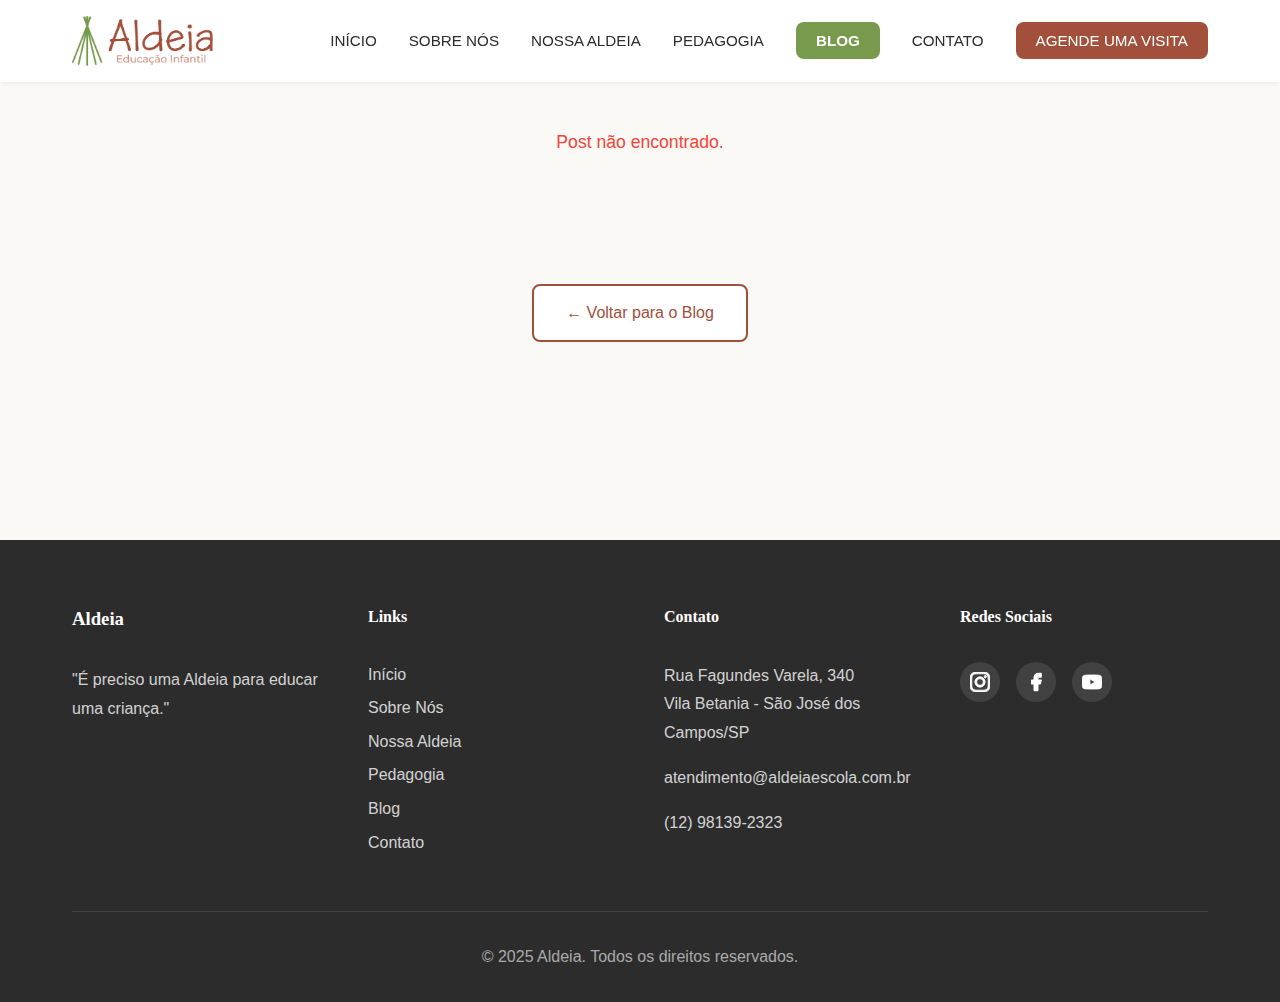
<file: post.html>
<!DOCTYPE html>
<html lang="pt-BR">
<head>
    <meta charset="UTF-8">
    <meta name="viewport" content="width=device-width, initial-scale=1.0">
    <meta name="description" content="Leia artigos sobre educação infantil, desenvolvimento infantil, pedagogia Waldorf e Pikler na Aldeia.">
    <meta name="keywords" content="blog educação infantil, artigos pedagogia, desenvolvimento infantil, Waldorf, Pikler">
    <meta name="robots" content="index, follow">
    <title>Post - Aldeia | Blog</title>
    <link rel="stylesheet" href="assets/css/style.css">
    <link rel="preconnect" href="https://fonts.googleapis.com">
    <link rel="preconnect" href="https://fonts.gstatic.com" crossorigin>
    <link href="https://fonts.googleapis.com/css2?family=Outfit:wght@300;400;500;600;700;800;900&family=Nunito:wght@300;400;500;600;700;800;900&display=swap" rel="stylesheet">
    <link rel="canonical" href="https://www.aldeiaescola.com.br/post.html">
    <link rel="icon" type="image/x-icon" href="assets/images/logo.ico">
</head>
<body>
    <!-- Header -->
    <header class="header" id="header">
        <nav class="navbar">
            <div class="container">
                <div class="nav-wrapper">
                    <div class="logo">
                        <a href="index.html" aria-label="Aldeia - Página Inicial">
                            <img src="assets/images/logo-aldeia.png" alt="Aldeia - Educação Infantil">
                        </a>
                    </div>
                    <button class="mobile-menu-toggle" aria-label="Menu" id="mobileMenuToggle">
                        <span></span>
                        <span></span>
                        <span></span>
                    </button>
                    <ul class="nav-menu" id="navMenu">
                        <li><a href="index.html" class="nav-link">INÍCIO</a></li>
                        <li><a href="sobre.html" class="nav-link">SOBRE NÓS</a></li>
                        <li><a href="nosso-espaco.html" class="nav-link">NOSSA ALDEIA</a></li>
                        <li><a href="pedagogia.html" class="nav-link">PEDAGOGIA</a></li>
                        <li><a href="blog.html" class="nav-link active">BLOG</a></li>
                        <li><a href="index.html#contato" class="nav-link">CONTATO</a></li>
                        <li><a href="https://api.whatsapp.com/send?phone=5512981392323&text=Gostaria%20de%20saber%20mais%20sobre%20a%20Aldeia%2C%20poderia%20me%20ajudar?" class="nav-link cta-nav">AGENDE UMA VISITA</a></li>
                    </ul>
                </div>
            </div>
        </nav>
    </header>

    <!-- Blog Post Content -->
    <article class="blog-post-page">
        <div class="container">
            <div id="postContent">
                <!-- Post content will be loaded here -->
                <div class="loading-message">Carregando post...</div>
            </div>
            <div class="blog-post-navigation">
                <a href="blog.html" class="btn btn-secondary">← Voltar para o Blog</a>
            </div>
        </div>
    </article>

    <!-- Footer -->
    <footer class="footer">
        <div class="container">
            <div class="footer-content">
                <div class="footer-section">
                    <h3>Aldeia</h3>
                    <p>"É preciso uma Aldeia para educar uma criança."</p>
                </div>
                <div class="footer-section">
                    <h4>Links</h4>
                    <ul>
                        <li><a href="index.html">Início</a></li>
                        <li><a href="sobre.html">Sobre Nós</a></li>
                        <li><a href="nosso-espaco.html">Nossa Aldeia</a></li>
                        <li><a href="pedagogia.html">Pedagogia</a></li>
                        <li><a href="blog.html">Blog</a></li>
                        <li><a href="index.html#contato">Contato</a></li>
                    </ul>
                </div>
                <div class="footer-section">
                    <h4>Contato</h4>
                    <p>Rua Fagundes Varela, 340<br>Vila Betania - São José dos Campos/SP</p>
                    <p><a href="mailto:atendimento@aldeiaescola.com.br">atendimento@aldeiaescola.com.br</a></p>
                    <p><a href="https://api.whatsapp.com/send?phone=5512981392323&text=Gostaria%20de%20saber%20mais%20sobre%20a%20Aldeia%2C%20poderia%20me%20ajudar?">(12) 98139-2323</a></p>
                </div>
                <div class="footer-section">
                    <h4>Redes Sociais</h4>
                    <div class="footer-social">
                        <a href="https://www.instagram.com/aldeiaeducacaoinfantil/" target="_blank" rel="noopener noreferrer" aria-label="Instagram">
                            <svg viewBox="0 0 24 24" fill="none" xmlns="http://www.w3.org/2000/svg">
                                <path d="M12 2.163c3.204 0 3.584.012 4.85.07 3.252.148 4.771 1.691 4.919 4.919.058 1.265.069 1.645.069 4.849 0 3.205-.012 3.584-.069 4.849-.149 3.225-1.664 4.771-4.919 4.919-1.266.058-1.644.07-4.85.07-3.204 0-3.584-.012-4.849-.07-3.26-.149-4.771-1.699-4.919-4.92-.058-1.265-.07-1.644-.07-4.849 0-3.204.013-3.583.07-4.849.149-3.227 1.664-4.771 4.919-4.919 1.266-.057 1.645-.069 4.849-.069zm0-2.163c-3.259 0-3.667.014-4.947.072-4.358.2-6.78 2.618-6.98 6.98-.059 1.281-.073 1.689-.073 4.948 0 3.259.014 3.668.072 4.948.2 4.358 2.618 6.78 6.98 6.98 1.281.058 1.689.072 4.948.072 3.259 0 3.668-.014 4.948-.072 4.354-.2 6.782-2.618 6.979-6.98.059-1.28.073-1.689.073-4.948 0-3.259-.014-3.667-.072-4.947-.196-4.354-2.617-6.78-6.979-6.98-1.281-.059-1.69-.073-4.949-.073zm0 5.838c-3.403 0-6.162 2.759-6.162 6.162s2.759 6.163 6.162 6.163 6.162-2.759 6.162-6.163c0-3.403-2.759-6.162-6.162-6.162zm0 10.162c-2.209 0-4-1.79-4-4 0-2.209 1.791-4 4-4s4 1.791 4 4c0 2.21-1.791 4-4 4zm6.406-11.845c-.796 0-1.441.645-1.441 1.44s.645 1.44 1.441 1.44c.795 0 1.439-.645 1.439-1.44s-.644-1.44-1.439-1.44z" fill="currentColor"/>
                            </svg>
                        </a>
                        <a href="https://www.facebook.com/aldeiaeducacaoinfantil" target="_blank" rel="noopener noreferrer" aria-label="Facebook">
                            <svg viewBox="0 0 24 24" fill="none" stroke="currentColor" stroke-width="2" stroke-linecap="round" stroke-linejoin="round">
                                <path d="M18 2h-3a5 5 0 0 0-5 5v3H7v4h3v8h4v-8h3l1-4h-4V7a1 1 0 0 1 1-1h3z"></path>
                            </svg>
                        </a>
                        <a href="https://www.youtube.com/@aldeiaeducacaoinfantil" target="_blank" rel="noopener noreferrer" aria-label="YouTube">
                            <svg viewBox="0 0 24 24" fill="currentColor" xmlns="http://www.w3.org/2000/svg">
                                <path d="M23.498 6.186a3.016 3.016 0 0 0-2.122-2.136C19.505 3.545 12 3.545 12 3.545s-7.505 0-9.377.505A3.017 3.017 0 0 0 .502 6.186C0 8.07 0 12 0 12s0 3.93.502 5.814a3.016 3.016 0 0 0 2.122 2.136c1.871.505 9.376.505 9.376.505s7.505 0 9.377-.505a3.015 3.015 0 0 0 2.122-2.136C24 15.93 24 12 24 12s0-3.93-.502-5.814zM9.545 15.568V8.432L15.818 12l-6.273 3.568z"></path>
                            </svg>
                        </a>
                    </div>
                </div>
            </div>
            <div class="footer-bottom">
                <p>&copy; 2025 Aldeia. Todos os direitos reservados.</p>
            </div>
        </div>
    </footer>

    <script src="assets/js/script.js"></script>
    <script>
        // Load blog post from URL parameter
        async function loadBlogPost() {
            try {
                // Get post slug from URL
                const urlParams = new URLSearchParams(window.location.search);
                const postSlug = urlParams.get('slug');
                
                if (!postSlug) {
                    document.getElementById('postContent').innerHTML = '<div class="error-message">Post não encontrado.</div>';
                    return;
                }

                // Load blog posts
                const response = await fetch('assets/data/blog.json');
                const data = await response.json();
                
                // Find the post with matching slug
                const post = data.posts.find(p => p.slug === postSlug);
                
                if (!post) {
                    document.getElementById('postContent').innerHTML = '<div class="error-message">Post não encontrado.</div>';
                    return;
                }

                // Format date
                const date = new Date(post.date);
                const formattedDate = date.toLocaleDateString('pt-BR', {
                    day: 'numeric',
                    month: 'long',
                    year: 'numeric'
                });

                // Update page title and meta
                document.title = `${post.title} - Aldeia | Blog`;
                const metaDescription = document.querySelector('meta[name="description"]');
                if (metaDescription) {
                    metaDescription.content = post.excerpt;
                }

                // Render post
                const postContent = document.getElementById('postContent');
                postContent.innerHTML = `
                    <div class="blog-post-header">
                        <a href="blog.html" class="back-link">← Voltar para o Blog</a>
                        <div class="blog-post-meta">
                            <span class="blog-date">${formattedDate}</span>
                            <span class="blog-category">${post.category}</span>
                        </div>
                        <h1 class="blog-post-title">${post.title}</h1>
                        <p class="blog-post-author">Por ${post.author}</p>
                    </div>
                    <div class="blog-post-image">
                        <img src="${post.image}" alt="${post.title}">
                    </div>
                    <div class="blog-post-body">
                        ${post.content}
                    </div>
                `;
            } catch (error) {
                console.error('Erro ao carregar post:', error);
                document.getElementById('postContent').innerHTML = '<div class="error-message">Erro ao carregar o post. Por favor, tente novamente mais tarde.</div>';
            }
        }
        
        // Load post when page loads
        document.addEventListener('DOMContentLoaded', loadBlogPost);
    </script>
</body>
</html>
</file>
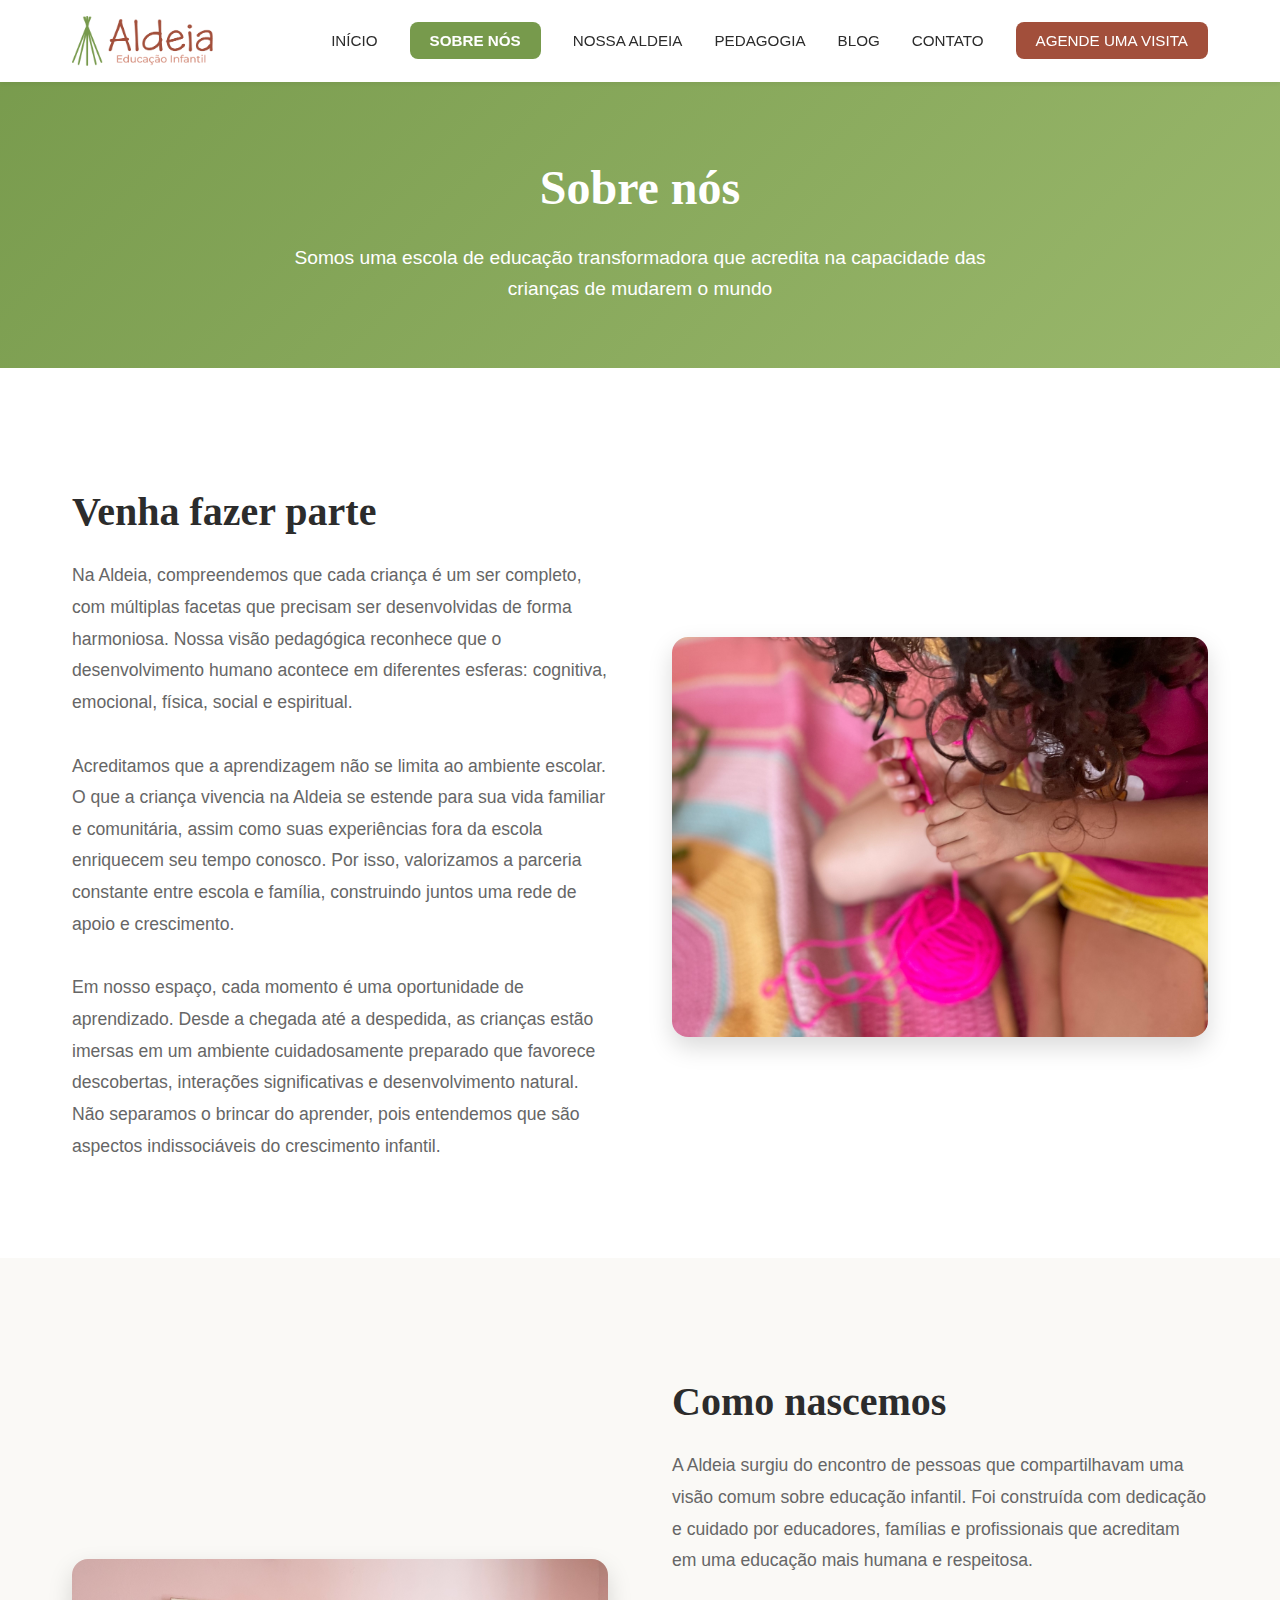
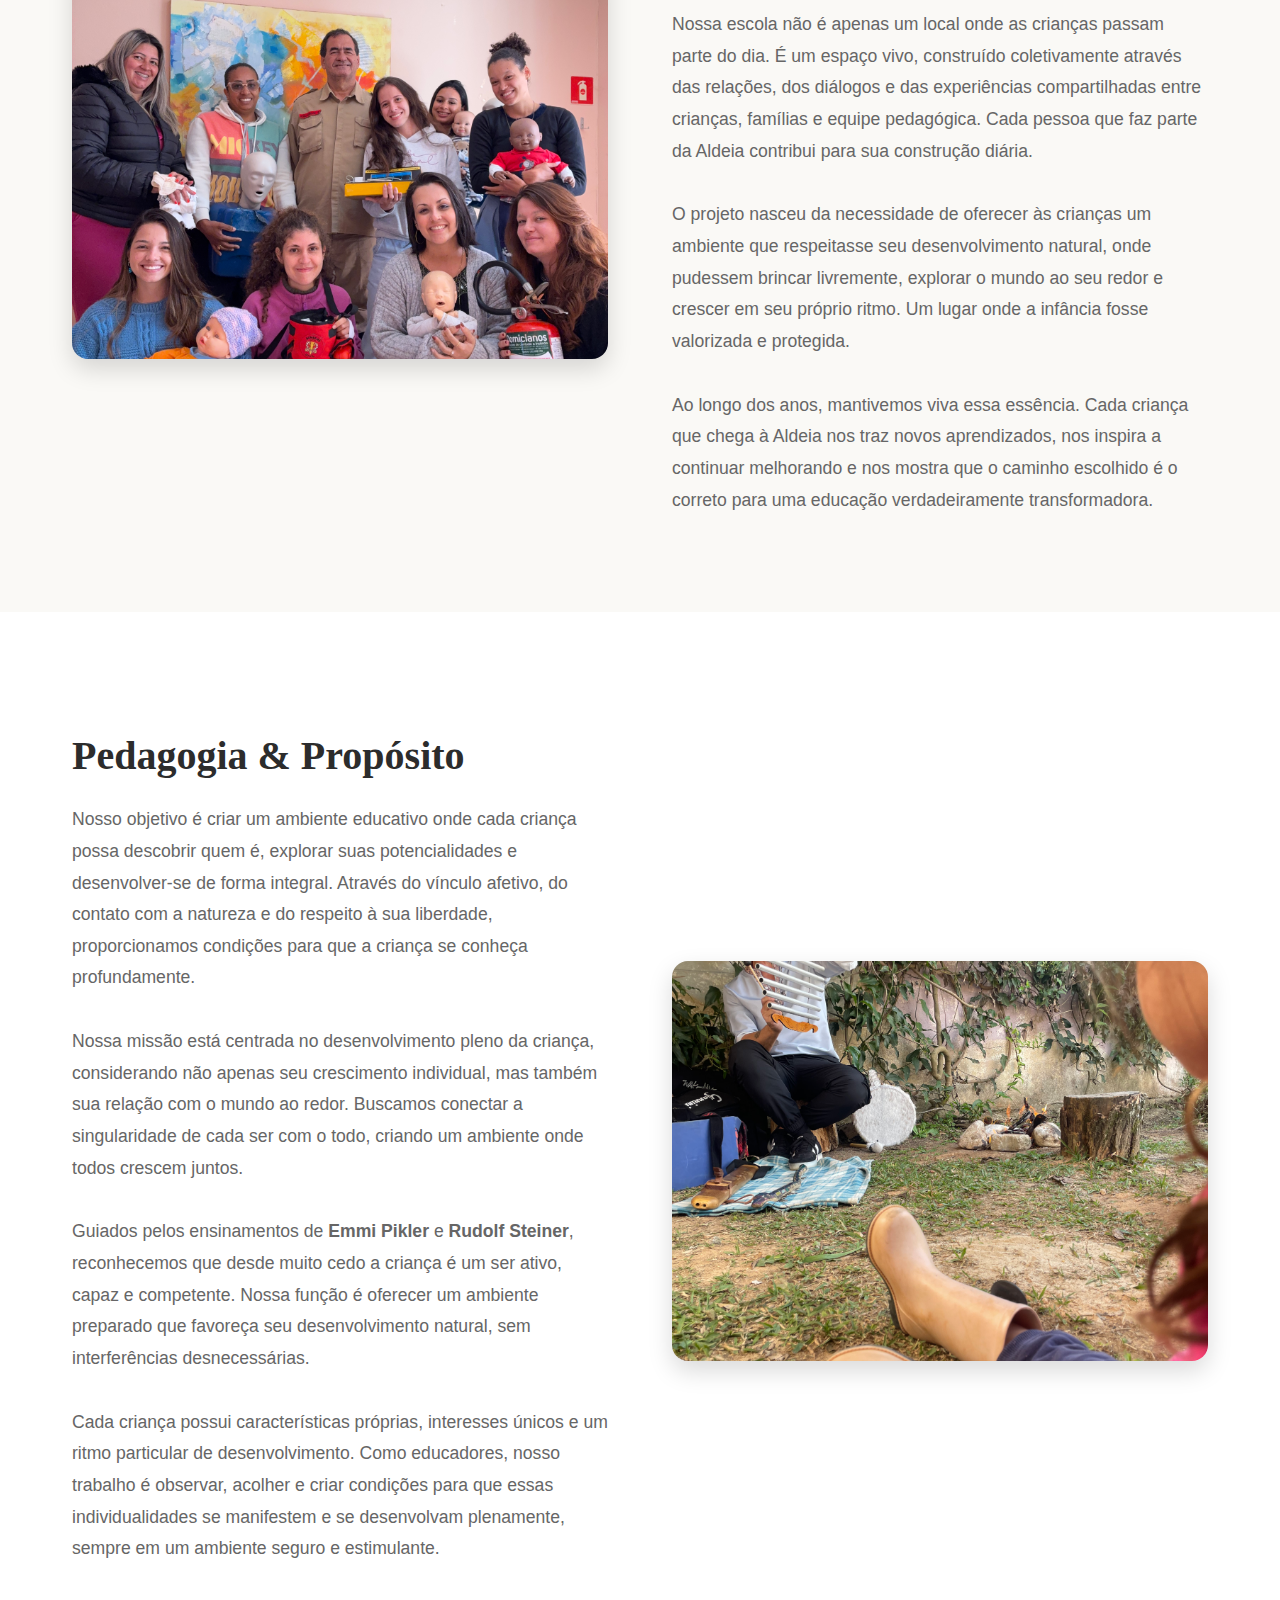
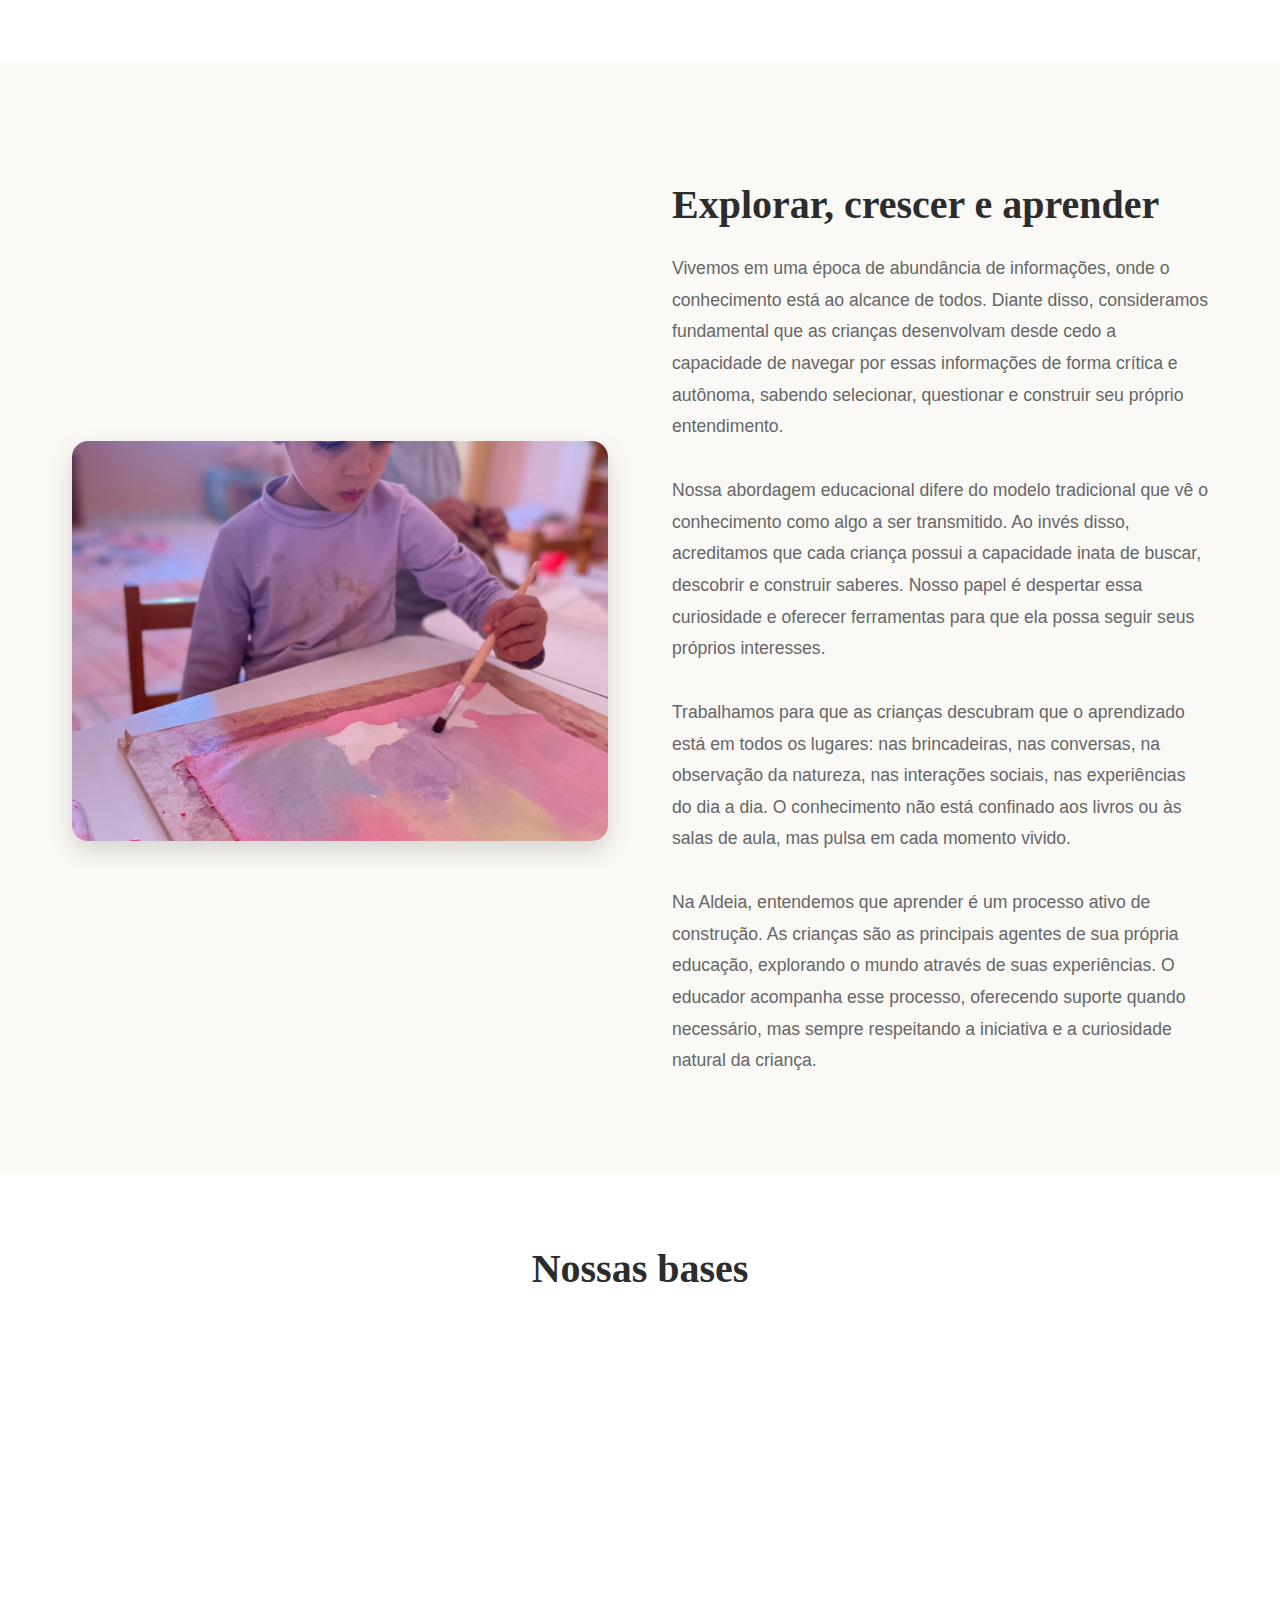
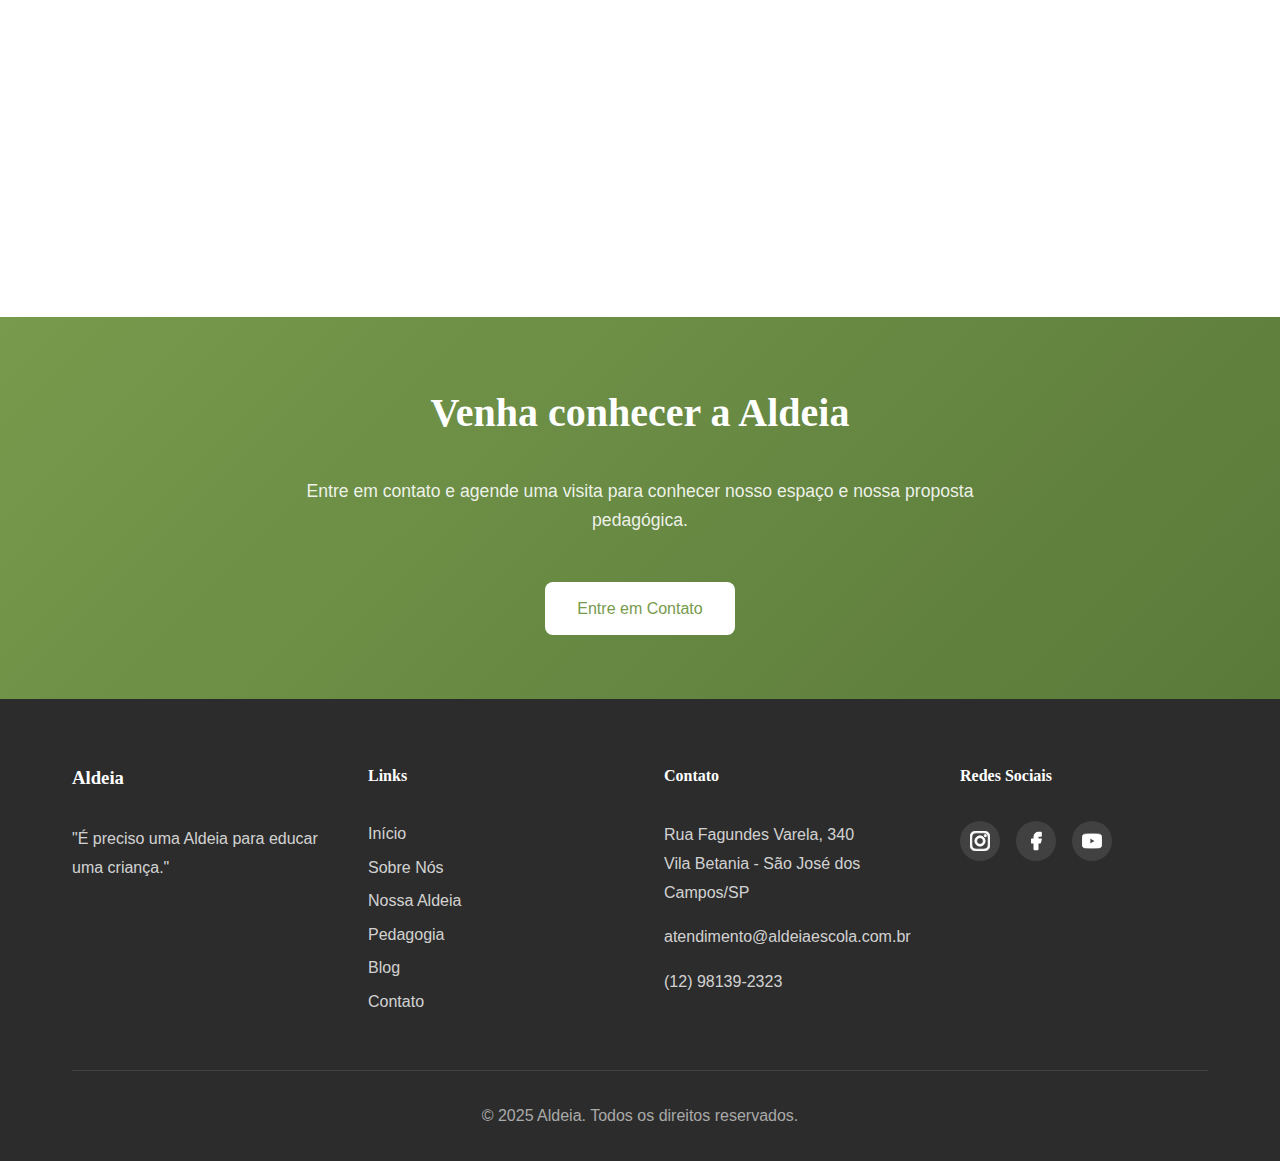
<file: sobre.html>
<!DOCTYPE html>
<html lang="pt-BR">
<head>
    <meta charset="UTF-8">
    <meta name="viewport" content="width=device-width, initial-scale=1.0">
    <meta name="description" content="Conheça a Aldeia - Escola de Educação Infantil em São José dos Campos. Nossa história, missão e valores pedagógicos baseados em Waldorf e Pikler.">
    <meta name="keywords" content="sobre aldeia, escola infantil, educação infantil, São José dos Campos, pedagogia Waldorf, pedagogia Pikler">
    <meta name="robots" content="index, follow">
    <title>Sobre Nós - Aldeia | Escola de Educação Infantil</title>
    <link rel="stylesheet" href="assets/css/style.css">
    <link rel="preconnect" href="https://fonts.googleapis.com">
    <link rel="preconnect" href="https://fonts.gstatic.com" crossorigin>
    <link href="https://fonts.googleapis.com/css2?family=Outfit:wght@300;400;500;600;700;800;900&family=Nunito:wght@300;400;500;600;700;800;900&display=swap" rel="stylesheet">
    <link rel="canonical" href="https://www.aldeiaescola.com.br/sobre.html">
    <link rel="icon" type="image/x-icon" href="assets/images/logo.ico">
</head>
<body>
    <!-- Header -->
    <header class="header" id="header">
        <nav class="navbar">
            <div class="container">
                <div class="nav-wrapper">
                    <div class="logo">
                        <a href="index.html" aria-label="Aldeia - Página Inicial">
                            <img src="assets/images/logo-aldeia.png" alt="Aldeia - Educação Infantil">
                        </a>
                    </div>
                    <button class="mobile-menu-toggle" aria-label="Menu" id="mobileMenuToggle">
                        <span></span>
                        <span></span>
                        <span></span>
                    </button>
                    <ul class="nav-menu" id="navMenu">
                        <li><a href="index.html" class="nav-link">INÍCIO</a></li>
                        <li><a href="sobre.html" class="nav-link active">SOBRE NÓS</a></li>
                        <li><a href="nosso-espaco.html" class="nav-link">NOSSA ALDEIA</a></li>
                        <li><a href="pedagogia.html" class="nav-link">PEDAGOGIA</a></li>
                        <li><a href="blog.html" class="nav-link">BLOG</a></li>
                        <li><a href="index.html#contato" class="nav-link">CONTATO</a></li>
                        <li><a href="https://api.whatsapp.com/send?phone=5512981392323&text=Gostaria%20de%20saber%20mais%20sobre%20a%20Aldeia%2C%20poderia%20me%20ajudar?" class="nav-link cta-nav">AGENDE UMA VISITA</a></li>
                    </ul>
                </div>
            </div>
        </nav>
    </header>

    <!-- Page Hero -->
    <section class="page-hero">
        <div class="container">
            <h1 class="page-title">Sobre nós</h1>
            <p class="page-subtitle">Somos uma escola de educação transformadora que acredita na capacidade das crianças de mudarem o mundo</p>
        </div>
    </section>

    <!-- Venha fazer parte -->
    <section class="content-section">
        <div class="container">
            <div class="content-wrapper">
                <div class="content-text">
                    <h2 class="section-title">Venha fazer parte</h2>
                    <p>Na Aldeia, compreendemos que cada criança é um ser completo, com múltiplas facetas que precisam ser desenvolvidas de forma harmoniosa. Nossa visão pedagógica reconhece que o desenvolvimento humano acontece em diferentes esferas: cognitiva, emocional, física, social e espiritual.</p>
                    <p>Acreditamos que a aprendizagem não se limita ao ambiente escolar. O que a criança vivencia na Aldeia se estende para sua vida familiar e comunitária, assim como suas experiências fora da escola enriquecem seu tempo conosco. Por isso, valorizamos a parceria constante entre escola e família, construindo juntos uma rede de apoio e crescimento.</p>
                    <p>Em nosso espaço, cada momento é uma oportunidade de aprendizado. Desde a chegada até a despedida, as crianças estão imersas em um ambiente cuidadosamente preparado que favorece descobertas, interações significativas e desenvolvimento natural. Não separamos o brincar do aprender, pois entendemos que são aspectos indissociáveis do crescimento infantil.</p>
                </div>
                <div class="content-image">
                    <img src="assets/images/Atividades com as crianças/13.jpg" alt="Crianças na Aldeia">
                </div>
            </div>
        </div>
    </section>

    <!-- Como nascemos -->
    <section class="content-section alt-bg">
        <div class="container">
            <div class="content-wrapper reverse">
                <div class="content-text">
                    <h2 class="section-title">Como nascemos</h2>
                    <p>A Aldeia surgiu do encontro de pessoas que compartilhavam uma visão comum sobre educação infantil. Foi construída com dedicação e cuidado por educadores, famílias e profissionais que acreditam em uma educação mais humana e respeitosa.</p>
                    <p>Nossa escola não é apenas um local onde as crianças passam parte do dia. É um espaço vivo, construído coletivamente através das relações, dos diálogos e das experiências compartilhadas entre crianças, famílias e equipe pedagógica. Cada pessoa que faz parte da Aldeia contribui para sua construção diária.</p>
                    <p>O projeto nasceu da necessidade de oferecer às crianças um ambiente que respeitasse seu desenvolvimento natural, onde pudessem brincar livremente, explorar o mundo ao seu redor e crescer em seu próprio ritmo. Um lugar onde a infância fosse valorizada e protegida.</p>
                    <p>Ao longo dos anos, mantivemos viva essa essência. Cada criança que chega à Aldeia nos traz novos aprendizados, nos inspira a continuar melhorando e nos mostra que o caminho escolhido é o correto para uma educação verdadeiramente transformadora.</p>
                </div>
                <div class="content-image">
                    <img src="assets/images/Equipe/5.JPG" alt="História da Aldeia">
                </div>
            </div>
        </div>
    </section>

    <!-- Pedagogia & Propósito -->
    <section class="content-section">
        <div class="container">
            <div class="content-wrapper">
                <div class="content-text">
                    <h2 class="section-title">Pedagogia & Propósito</h2>
                    <p>Nosso objetivo é criar um ambiente educativo onde cada criança possa descobrir quem é, explorar suas potencialidades e desenvolver-se de forma integral. Através do vínculo afetivo, do contato com a natureza e do respeito à sua liberdade, proporcionamos condições para que a criança se conheça profundamente.</p>
                    <p>Nossa missão está centrada no desenvolvimento pleno da criança, considerando não apenas seu crescimento individual, mas também sua relação com o mundo ao redor. Buscamos conectar a singularidade de cada ser com o todo, criando um ambiente onde todos crescem juntos.</p>
                    <p>Guiados pelos ensinamentos de <strong>Emmi Pikler</strong> e <strong>Rudolf Steiner</strong>, reconhecemos que desde muito cedo a criança é um ser ativo, capaz e competente. Nossa função é oferecer um ambiente preparado que favoreça seu desenvolvimento natural, sem interferências desnecessárias.</p>
                    <p>Cada criança possui características próprias, interesses únicos e um ritmo particular de desenvolvimento. Como educadores, nosso trabalho é observar, acolher e criar condições para que essas individualidades se manifestem e se desenvolvam plenamente, sempre em um ambiente seguro e estimulante.</p>
                </div>
                <div class="content-image">
                    <img src="assets/images/Atividades com as crianças/14.jpg" alt="Pedagogia Aldeia">
                </div>
            </div>
        </div>
    </section>

    <!-- Explorar, crescer e aprender -->
    <section class="content-section alt-bg">
        <div class="container">
            <div class="content-wrapper reverse">
                <div class="content-text">
                    <h2 class="section-title">Explorar, crescer e aprender</h2>
                    <p>Vivemos em uma época de abundância de informações, onde o conhecimento está ao alcance de todos. Diante disso, consideramos fundamental que as crianças desenvolvam desde cedo a capacidade de navegar por essas informações de forma crítica e autônoma, sabendo selecionar, questionar e construir seu próprio entendimento.</p>
                    <p>Nossa abordagem educacional difere do modelo tradicional que vê o conhecimento como algo a ser transmitido. Ao invés disso, acreditamos que cada criança possui a capacidade inata de buscar, descobrir e construir saberes. Nosso papel é despertar essa curiosidade e oferecer ferramentas para que ela possa seguir seus próprios interesses.</p>
                    <p>Trabalhamos para que as crianças descubram que o aprendizado está em todos os lugares: nas brincadeiras, nas conversas, na observação da natureza, nas interações sociais, nas experiências do dia a dia. O conhecimento não está confinado aos livros ou às salas de aula, mas pulsa em cada momento vivido.</p>
                    <p>Na Aldeia, entendemos que aprender é um processo ativo de construção. As crianças são as principais agentes de sua própria educação, explorando o mundo através de suas experiências. O educador acompanha esse processo, oferecendo suporte quando necessário, mas sempre respeitando a iniciativa e a curiosidade natural da criança.</p>
                </div>
                <div class="content-image">
                    <img src="assets/images/Atividades com as crianças/22.jpg" alt="Exploração e aprendizagem">
                </div>
            </div>
        </div>
    </section>

    <!-- Nossas bases -->
    <section class="beliefs-section">
        <div class="container">
            <h2 class="section-title text-center">Nossas bases</h2>
            <div class="beliefs-grid">
                <div class="belief-card">
                    <div class="belief-image">
                        <div class="belief-icon">
                            <img src="assets/images/Parque e área externa verde/12.jpg" alt="Vínculo Afetivo">
                        </div>
                    </div>
                    <h3>Vínculo Afetivo</h3>
                    <p>Construímos relações baseadas no respeito, na escuta atenta e no cuidado genuíno com cada criança. O vínculo afetivo é a base de todo aprendizado.</p>
                    <a href="pedagogia.html#vinculo-afetivo" class="belief-link">Saiba mais →</a>
                </div>
                <div class="belief-card">
                    <div class="belief-image">
                        <div class="belief-icon">
                            <img src="assets/images/Parque e área externa verde/3.jpg" alt="Liberdade e Autonomia">
                        </div>
                    </div>
                    <h3>Liberdade e Autonomia</h3>
                    <p>Respeitamos o movimento livre e a iniciativa da criança, criando oportunidades para o desenvolvimento de sua independência.</p>
                    <a href="pedagogia.html#liberdade-autonomia" class="belief-link">Saiba mais →</a>
                </div>
                <div class="belief-card">
                    <div class="belief-image">
                        <div class="belief-icon">
                            <img src="assets/images/Parque e área externa verde/8.jpg" alt="Contato com a Natureza">
                        </div>
                    </div>
                    <h3>Contato com a Natureza</h3>
                    <p>O contato diário com a natureza permite que a criança se conheça como parte do todo, desenvolvendo consciência ambiental.</p>
                    <a href="pedagogia.html#contato-natureza" class="belief-link">Saiba mais →</a>
                </div>
            </div>
        </div>
    </section>

    <!-- CTA Section -->
    <section class="cta-section">
        <div class="container">
            <div class="cta-content">
                <h2>Venha conhecer a Aldeia</h2>
                <p>Entre em contato e agende uma visita para conhecer nosso espaço e nossa proposta pedagógica.</p>
                <a href="index.html#contato" class="btn btn-primary">Entre em Contato</a>
            </div>
        </div>
    </section>

    <!-- Footer -->
    <footer class="footer">
        <div class="container">
            <div class="footer-content">
                <div class="footer-section">
                    <h3>Aldeia</h3>
                    <p>"É preciso uma Aldeia para educar uma criança."</p>
                </div>
                <div class="footer-section">
                    <h4>Links</h4>
                    <ul>
                        <li><a href="index.html">Início</a></li>
                        <li><a href="sobre.html">Sobre Nós</a></li>
                        <li><a href="nosso-espaco.html">Nossa Aldeia</a></li>
                        <li><a href="pedagogia.html">Pedagogia</a></li>
                        <li><a href="blog.html">Blog</a></li>
                        <li><a href="index.html#contato">Contato</a></li>
                    </ul>
                </div>
                <div class="footer-section">
                    <h4>Contato</h4>
                    <p>Rua Fagundes Varela, 340<br>Vila Betania - São José dos Campos/SP</p>
                    <p><a href="mailto:atendimento@aldeiaescola.com.br">atendimento@aldeiaescola.com.br</a></p>
                    <p><a href="https://api.whatsapp.com/send?phone=5512981392323&text=Gostaria%20de%20saber%20mais%20sobre%20a%20Aldeia%2C%20poderia%20me%20ajudar?">(12) 98139-2323</a></p>
                </div>
                <div class="footer-section">
                    <h4>Redes Sociais</h4>
                    <div class="footer-social">
                        <a href="https://www.instagram.com/aldeiaeducacaoinfantil/" target="_blank" rel="noopener noreferrer" aria-label="Instagram">
                            <svg viewBox="0 0 24 24" fill="none" xmlns="http://www.w3.org/2000/svg">
                                <path d="M12 2.163c3.204 0 3.584.012 4.85.07 3.252.148 4.771 1.691 4.919 4.919.058 1.265.069 1.645.069 4.849 0 3.205-.012 3.584-.069 4.849-.149 3.225-1.664 4.771-4.919 4.919-1.266.058-1.644.07-4.85.07-3.204 0-3.584-.012-4.849-.07-3.26-.149-4.771-1.699-4.919-4.92-.058-1.265-.07-1.644-.07-4.849 0-3.204.013-3.583.07-4.849.149-3.227 1.664-4.771 4.919-4.919 1.266-.057 1.645-.069 4.849-.069zm0-2.163c-3.259 0-3.667.014-4.947.072-4.358.2-6.78 2.618-6.98 6.98-.059 1.281-.073 1.689-.073 4.948 0 3.259.014 3.668.072 4.948.2 4.358 2.618 6.78 6.98 6.98 1.281.058 1.689.072 4.948.072 3.259 0 3.668-.014 4.948-.072 4.354-.2 6.782-2.618 6.979-6.98.059-1.28.073-1.689.073-4.948 0-3.259-.014-3.667-.072-4.947-.196-4.354-2.617-6.78-6.979-6.98-1.281-.059-1.69-.073-4.949-.073zm0 5.838c-3.403 0-6.162 2.759-6.162 6.162s2.759 6.163 6.162 6.163 6.162-2.759 6.162-6.163c0-3.403-2.759-6.162-6.162-6.162zm0 10.162c-2.209 0-4-1.79-4-4 0-2.209 1.791-4 4-4s4 1.791 4 4c0 2.21-1.791 4-4 4zm6.406-11.845c-.796 0-1.441.645-1.441 1.44s.645 1.44 1.441 1.44c.795 0 1.439-.645 1.439-1.44s-.644-1.44-1.439-1.44z" fill="currentColor"/>
                            </svg>
                        </a>
                        <a href="https://www.facebook.com/aldeiaeducacaoinfantil" target="_blank" rel="noopener noreferrer" aria-label="Facebook">
                            <svg viewBox="0 0 24 24" fill="none" stroke="currentColor" stroke-width="2" stroke-linecap="round" stroke-linejoin="round">
                                <path d="M18 2h-3a5 5 0 0 0-5 5v3H7v4h3v8h4v-8h3l1-4h-4V7a1 1 0 0 1 1-1h3z"></path>
                            </svg>
                        </a>
                        <a href="https://www.youtube.com/@aldeiaeducacaoinfantil" target="_blank" rel="noopener noreferrer" aria-label="YouTube">
                            <svg viewBox="0 0 24 24" fill="currentColor" xmlns="http://www.w3.org/2000/svg">
                                <path d="M23.498 6.186a3.016 3.016 0 0 0-2.122-2.136C19.505 3.545 12 3.545 12 3.545s-7.505 0-9.377.505A3.017 3.017 0 0 0 .502 6.186C0 8.07 0 12 0 12s0 3.93.502 5.814a3.016 3.016 0 0 0 2.122 2.136c1.871.505 9.376.505 9.376.505s7.505 0 9.377-.505a3.015 3.015 0 0 0 2.122-2.136C24 15.93 24 12 24 12s0-3.93-.502-5.814zM9.545 15.568V8.432L15.818 12l-6.273 3.568z"></path>
                            </svg>
                        </a>
                    </div>
                </div>
            </div>
            <div class="footer-bottom">
                <p>&copy; 2025 Aldeia. Todos os direitos reservados.</p>
            </div>
        </div>
    </footer>

    <script src="assets/js/script.js"></script>
</body>
</html>
</file>
<file: assets/css/style.css>
/* ========================================
   VARIABLES & RESET
   ======================================== */
:root {
    --primary-green: #779a4c;
    --primary-brown: #a24f3b;
    --primary-peach: #d28876;
    --green-dark: #5a7a3a;
    --green-light: #9ab86c;
    --brown-dark: #7d3e2e;
    --brown-light: #b8654f;
    --peach-dark: #b8705e;
    --peach-light: #e6a894;
    --text-dark: #2C2C2C;
    --text-light: #666666;
    --bg-light: #FAF9F6;
    --bg-white: #FFFFFF;
    --border-color: #E5E5E5;
    --success-color: #4CAF50;
    --error-color: #F44336;
    
    --font-primary: 'Poppins', -apple-system, BlinkMacSystemFont, 'Segoe UI', sans-serif;
    --font-heading: 'Playfair Display', serif;
    
    --spacing-xs: 0.5rem;
    --spacing-sm: 1rem;
    --spacing-md: 2rem;
    --spacing-lg: 3rem;
    --spacing-xl: 4rem;
    
    --transition: all 0.3s ease;
    --shadow-sm: 0 2px 4px rgba(0, 0, 0, 0.05);
    --shadow-md: 0 4px 6px rgba(0, 0, 0, 0.1);
    --shadow-lg: 0 10px 25px rgba(0, 0, 0, 0.15);
    
    --border-radius: 8px;
    --border-radius-lg: 16px;
}

* {
    margin: 0;
    padding: 0;
    box-sizing: border-box;
}

html {
    scroll-behavior: smooth;
}

body {
    font-family: var(--font-primary);
    color: var(--text-dark);
    line-height: 1.6;
    overflow-x: hidden;
}

img {
    max-width: 100%;
    height: auto;
    display: block;
}

a {
    text-decoration: none;
    color: inherit;
    transition: var(--transition);
}

ul {
    list-style: none;
}

.container {
    max-width: 1200px;
    margin: 0 auto;
    padding: 0 var(--spacing-md);
}

.section-header {
    text-align: center;
    margin-bottom: var(--spacing-xl);
}

.section-title {
    font-family: var(--font-heading);
    font-size: 2.5rem;
    font-weight: 700;
    color: var(--text-dark);
    margin-bottom: var(--spacing-sm);
}

.section-subtitle {
    font-size: 1.1rem;
    color: var(--text-light);
    max-width: 700px;
    margin: 0 auto;
}

/* ========================================
   BUTTONS
   ======================================== */
.btn {
    display: inline-block;
    padding: 14px 32px;
    font-size: 1rem;
    font-weight: 500;
    border-radius: var(--border-radius);
    cursor: pointer;
    transition: var(--transition);
    border: none;
    text-align: center;
    font-family: var(--font-primary);
}

.btn-primary {
    background-color: var(--primary-green);
    color: var(--bg-white);
}

.btn-primary:hover {
    background-color: var(--green-dark);
    transform: translateY(-2px);
    box-shadow: var(--shadow-md);
}

.btn-secondary {
    background-color: var(--bg-white);
    color: var(--primary-brown);
    border: 2px solid var(--primary-brown);
}

.btn-secondary:hover {
    background-color: var(--primary-brown);
    color: var(--bg-white);
}

.btn-outline {
    background-color: transparent;
    color: var(--primary-green);
    border: 2px solid var(--primary-green);
}

.btn-outline:hover {
    background-color: var(--primary-green);
    color: var(--bg-white);
}

.btn-block {
    width: 100%;
}

/* ========================================
   HEADER & NAVIGATION
   ======================================== */
.header {
    position: fixed;
    top: 0;
    left: 0;
    right: 0;
    background-color: var(--bg-white);
    box-shadow: var(--shadow-sm);
    z-index: 1000;
    transition: var(--transition);
}

.header.scrolled {
    box-shadow: var(--shadow-md);
}

.navbar {
    padding: 1rem 0;
}

.nav-wrapper {
    display: flex;
    justify-content: space-between;
    align-items: center;
}

.logo {
    display: flex;
    align-items: center;
}

.logo img {
    height: 50px;
    width: auto;
}

.logo h1 {
    font-family: var(--font-heading);
    font-size: 1.8rem;
    font-weight: 700;
    color: var(--primary-green);
    margin-left: 0.5rem;
}

.nav-menu {
    display: flex;
    align-items: center;
    gap: var(--spacing-md);
}

.nav-link {
    font-size: 0.95rem;
    font-weight: 500;
    color: var(--text-dark);
    padding: 0.5rem 0;
    position: relative;
}

.nav-link::after {
    content: '';
    position: absolute;
    bottom: 0;
    left: 0;
    width: 0;
    height: 2px;
    background-color: var(--primary-green);
    transition: var(--transition);
}

.nav-link:hover::after {
    width: 100%;
}

.nav-link.cta-nav {
    background-color: var(--primary-brown);
    color: var(--bg-white);
    padding: 10px 20px;
    border-radius: var(--border-radius);
}

.nav-link.cta-nav::after {
    display: none;
}

.nav-link.cta-nav:hover {
    background-color: var(--brown-dark);
}

.mobile-menu-toggle {
    display: none;
    flex-direction: column;
    gap: 5px;
    background: none;
    border: none;
    cursor: pointer;
    padding: 5px;
}

.mobile-menu-toggle span {
    width: 25px;
    height: 2px;
    background-color: var(--text-dark);
    transition: var(--transition);
}

/* ========================================
   HERO SECTION
   ======================================== */
.hero {
    position: relative;
    min-height: 100vh;
    display: flex;
    align-items: center;
    justify-content: center;
    text-align: center;
    padding-top: 80px;
    overflow: hidden;
}

.hero-background {
    position: absolute;
    top: 0;
    left: 0;
    right: 0;
    bottom: 0;
    background-size: cover;
    background-position: center;
    background-repeat: no-repeat;
    z-index: -2;
}



.hero-overlay {
    position: absolute;
    top: 0;
    left: 0;
    right: 0;
    bottom: 0;
    background: rgba(44, 44, 44, 0.4);
    z-index: -1;
}

.hero-content {
    position: relative;
    z-index: 1;
    padding: var(--spacing-xl) 0;
}

.hero-text {
    max-width: 800px;
    margin: 0 auto;
}

.hero-badge {
    display: inline-block;
    background-color: var(--primary-brown);
    color: var(--bg-white);
    padding: 8px 20px;
    border-radius: 20px;
    font-size: 0.85rem;
    font-weight: 600;
    letter-spacing: 1px;
    text-transform: uppercase;
    margin-bottom: var(--spacing-md);
}

.hero-subtitle {
    font-size: 0.9rem;
    font-weight: 600;
    letter-spacing: 2px;
    color: var(--brown-dark);
    text-transform: uppercase;
    margin-bottom: var(--spacing-md);
}

.hero-title {
    font-family: var(--font-heading);
    font-size: 3.5rem;
    font-weight: 700;
    color: var(--bg-white);
    margin-bottom: var(--spacing-md);
    line-height: 1.2;
    text-shadow: 2px 2px 4px rgba(0, 0, 0, 0.3);
}

.hero-description {
    font-size: 1.2rem;
    color: var(--bg-white);
    margin-bottom: var(--spacing-lg);
    line-height: 1.8;
    text-shadow: 1px 1px 2px rgba(0, 0, 0, 0.2);
}

.hero-buttons {
    display: flex;
    gap: var(--spacing-sm);
    justify-content: center;
    flex-wrap: wrap;
}

.scroll-indicator {
    position: absolute;
    bottom: 30px;
    left: 50%;
    transform: translateX(-50%);
    z-index: 1;
}

.scroll-indicator span {
    display: block;
    width: 30px;
    height: 50px;
    border: 2px solid var(--bg-white);
    border-radius: 25px;
    position: relative;
}

.scroll-indicator span::before {
    content: '';
    position: absolute;
    top: 10px;
    left: 50%;
    transform: translateX(-50%);
    width: 4px;
    height: 10px;
    background-color: var(--bg-white);
    border-radius: 2px;
    animation: scroll 2s infinite;
}

@keyframes scroll {
    0%, 100% {
        opacity: 1;
        transform: translateX(-50%) translateY(0);
    }
    50% {
        opacity: 0.3;
        transform: translateX(-50%) translateY(15px);
    }
}

/* ========================================
   BELIEFS SECTION
   ======================================== */
.beliefs {
    padding: var(--spacing-xl) 0;
    background-color: var(--bg-white);
}

.beliefs-grid {
    display: grid;
    grid-template-columns: repeat(auto-fit, minmax(300px, 1fr));
    gap: var(--spacing-lg);
    margin-top: var(--spacing-lg);
}

.belief-card {
    background-color: var(--bg-light);
    padding: var(--spacing-lg);
    border-radius: var(--border-radius-lg);
    text-align: center;
    transition: var(--transition);
    border: 1px solid var(--border-color);
}

.belief-card:hover {
    transform: translateY(-5px);
    box-shadow: var(--shadow-lg);
}

.belief-icon {
    width: 80px;
    height: 80px;
    margin: 0 auto var(--spacing-md);
    background-color: var(--peach-light);
    border-radius: 50%;
    display: flex;
    align-items: center;
    justify-content: center;
    color: var(--primary-green);
}

.belief-icon svg {
    width: 40px;
    height: 40px;
}

.belief-card h3 {
    font-family: var(--font-heading);
    font-size: 1.5rem;
    margin-bottom: var(--spacing-sm);
    color: var(--text-dark);
}

.belief-card p {
    color: var(--text-light);
    margin-bottom: var(--spacing-md);
    line-height: 1.8;
}

.belief-link {
    color: var(--primary-green);
    font-weight: 600;
    display: inline-block;
}

.belief-link:hover {
    color: var(--brown-dark);
}

/* ========================================
   ABOUT SECTION
   ======================================== */
.about {
    padding: var(--spacing-xl) 0;
    background-color: var(--bg-light);
}

.about-section {
    padding: var(--spacing-xl) 0;
    background-color: var(--bg-white);
}

.about-wrapper {
    display: grid;
    grid-template-columns: 1fr 1fr;
    gap: var(--spacing-xl);
    align-items: center;
}

.about-subtitle {
    font-family: var(--font-heading);
    font-size: 2rem;
    color: var(--primary-brown);
    margin-bottom: var(--spacing-md);
}

.about-image img {
    width: 100%;
    height: 400px;
    object-fit: cover;
    border-radius: var(--border-radius-lg);
    box-shadow: var(--shadow-lg);
}

.space-section {
    padding: var(--spacing-xl) 0;
    background-color: var(--bg-light);
}

.space-wrapper {
    display: grid;
    grid-template-columns: 1fr 1fr;
    gap: var(--spacing-xl);
    align-items: center;
}

.space-subtitle {
    font-family: var(--font-heading);
    font-size: 2rem;
    color: var(--primary-brown);
    margin-bottom: var(--spacing-md);
}

.space-image img {
    width: 100%;
    height: 400px;
    object-fit: cover;
    border-radius: var(--border-radius-lg);
    box-shadow: var(--shadow-lg);
}

.space-text {
    font-size: 1.1rem;
    color: var(--text-light);
    line-height: 1.8;
}

.space-text p {
    margin-bottom: var(--spacing-md);
}

.pedagogy-section-home {
    padding: var(--spacing-xl) 0;
    background-color: var(--bg-white);
}

.pedagogy-footer {
    text-align: center;
    margin-top: var(--spacing-lg);
}

.pedagogy-nav {
    padding: var(--spacing-md) 0;
    background-color: var(--bg-light);
    border-bottom: 1px solid var(--border-color);
    position: sticky;
    top: 80px;
    z-index: 100;
}

.pill-nav {
    display: flex;
    justify-content: center;
    gap: var(--spacing-sm);
    flex-wrap: wrap;
}

.pill {
    padding: 10px 24px;
    background-color: var(--bg-white);
    color: var(--text-dark);
    border: 2px solid var(--border-color);
    border-radius: 25px;
    text-decoration: none;
    font-weight: 500;
    transition: var(--transition);
}

.pill:hover,
.pill.active {
    background-color: var(--primary-green);
    color: var(--bg-white);
    border-color: var(--primary-green);
}

.pedagogy-header {
    text-align: center;
    margin-bottom: var(--spacing-xl);
}

.pedagogy-quote {
    font-size: 1.3rem;
    font-style: italic;
    color: var(--text-light);
    margin: var(--spacing-lg) 0;
    padding: var(--spacing-lg);
    background-color: var(--bg-light);
    border-left: 4px solid var(--primary-green);
    border-radius: var(--border-radius);
}

.pedagogy-quote cite {
    display: block;
    margin-top: var(--spacing-sm);
    font-size: 0.9rem;
    color: var(--text-light);
    font-style: normal;
}

.pedagogy-list {
    list-style: none;
    padding: 0;
    margin: var(--spacing-md) 0;
}

.pedagogy-list li {
    padding: var(--spacing-sm) 0;
    padding-left: var(--spacing-lg);
    position: relative;
}

.pedagogy-list li::before {
    content: '✓';
    position: absolute;
    left: 0;
    color: var(--primary-green);
    font-weight: bold;
}

.expert-quote {
    margin-top: var(--spacing-xl);
    padding: var(--spacing-lg);
    background-color: var(--bg-light);
    border-radius: var(--border-radius-lg);
    text-align: center;
}

.expert-icon {
    width: 60px;
    height: 60px;
    margin: 0 auto var(--spacing-md);
    background-color: var(--primary-green);
    border-radius: 50%;
    display: flex;
    align-items: center;
    justify-content: center;
    color: var(--bg-white);
}

.expert-quote h3 {
    color: var(--primary-brown);
    margin-bottom: var(--spacing-sm);
}

.expert-quote blockquote {
    font-style: italic;
    color: var(--text-light);
    margin: 0;
}

.expert-quote cite {
    display: block;
    margin-top: var(--spacing-sm);
    font-size: 0.9rem;
    color: var(--text-light);
    font-style: normal;
}

.space-gallery {
    display: grid;
    grid-template-columns: repeat(auto-fit, minmax(300px, 1fr));
    gap: var(--spacing-lg);
    margin: var(--spacing-xl) 0;
}

.gallery-item {
    background-color: var(--bg-white);
    border-radius: var(--border-radius-lg);
    overflow: hidden;
    box-shadow: var(--shadow-md);
    transition: var(--transition);
}

.gallery-item:hover {
    transform: translateY(-5px);
    box-shadow: var(--shadow-lg);
}

.gallery-item img {
    width: 100%;
    height: 200px;
    object-fit: cover;
}

.gallery-item h3 {
    padding: var(--spacing-md);
    margin: 0;
    color: var(--primary-brown);
}

.gallery-item p {
    padding: 0 var(--spacing-md) var(--spacing-md);
    margin: 0;
    color: var(--text-light);
}

.features-grid {
    display: grid;
    grid-template-columns: repeat(auto-fit, minmax(250px, 1fr));
    gap: var(--spacing-lg);
    margin: var(--spacing-xl) 0;
}

.feature-box {
    background-color: var(--bg-white);
    padding: var(--spacing-lg);
    border-radius: var(--border-radius-lg);
    text-align: center;
    transition: var(--transition);
    border: 1px solid var(--border-color);
}

.feature-box:hover {
    transform: translateY(-5px);
    box-shadow: var(--shadow-md);
}

.feature-icon {
    width: 60px;
    height: 60px;
    margin: 0 auto var(--spacing-md);
    background-color: var(--peach-light);
    border-radius: 50%;
    display: flex;
    align-items: center;
    justify-content: center;
    color: var(--primary-green);
}

.feature-icon svg {
    width: 30px;
    height: 30px;
}

.feature-box h4 {
    color: var(--primary-brown);
    margin-bottom: var(--spacing-sm);
}

.feature-box p {
    color: var(--text-light);
    font-size: 0.95rem;
    line-height: 1.6;
}

.content-section.highlight {
    background: linear-gradient(135deg, var(--primary-green) 0%, var(--green-light) 100%);
    color: var(--bg-white);
}

.content-section.highlight .section-title,
.content-section.highlight p {
    color: var(--bg-white);
}

.highlight-text {
    color: var(--primary-brown);
    font-weight: 600;
    font-size: 1.1rem;
}

.blog-section-home {
    padding: var(--spacing-xl) 0;
    background-color: var(--bg-light);
}

.work-section {
    padding: var(--spacing-xl) 0;
    background-color: var(--bg-white);
    text-align: center;
}

.about-text {
    font-size: 1.1rem;
    color: var(--text-light);
    line-height: 1.8;
}

.about-text p {
    margin-bottom: var(--spacing-md);
}

.about-description {
    font-size: 1.1rem;
    color: var(--text-light);
    margin-bottom: var(--spacing-md);
    line-height: 1.8;
}

.about-features {
    margin-top: var(--spacing-lg);
}

.feature-item {
    display: flex;
    align-items: center;
    gap: var(--spacing-sm);
    margin-bottom: var(--spacing-sm);
    color: var(--text-dark);
}

.feature-item svg {
    width: 24px;
    height: 24px;
    color: var(--primary-green);
    flex-shrink: 0;
}

.about-image {
    position: relative;
}

.image-placeholder {
    width: 100%;
    height: 400px;
    background: linear-gradient(135deg, var(--peach-light), var(--primary-peach));
    border-radius: var(--border-radius-lg);
    display: flex;
    flex-direction: column;
    align-items: center;
    justify-content: center;
    color: var(--brown-dark);
}

.image-placeholder.small {
    height: 250px;
}

.image-placeholder svg {
    width: 80px;
    height: 80px;
    opacity: 0.5;
    margin-bottom: var(--spacing-sm);
}

.image-placeholder p {
    font-size: 0.9rem;
    color: var(--brown-dark);
}

/* ========================================
   OUR SPACE SECTION
   ======================================== */
.our-space {
    padding: var(--spacing-xl) 0;
    background-color: var(--bg-white);
}

.space-content {
    margin-top: var(--spacing-lg);
}

.space-text {
    max-width: 800px;
    margin: 0 auto var(--spacing-xl);
    text-align: center;
}

.space-text p {
    font-size: 1.1rem;
    color: var(--text-light);
    margin-bottom: var(--spacing-md);
    line-height: 1.8;
}

.space-features {
    display: grid;
    grid-template-columns: repeat(auto-fit, minmax(250px, 1fr));
    gap: var(--spacing-lg);
}

.space-feature {
    text-align: center;
    padding: var(--spacing-lg);
}

.space-icon {
    width: 70px;
    height: 70px;
    margin: 0 auto var(--spacing-md);
    background-color: var(--peach-light);
    border-radius: 50%;
    display: flex;
    align-items: center;
    justify-content: center;
    color: var(--primary-green);
}

.space-icon svg {
    width: 35px;
    height: 35px;
}

.space-feature h4 {
    font-family: var(--font-heading);
    font-size: 1.3rem;
    margin-bottom: var(--spacing-sm);
    color: var(--text-dark);
}

.space-feature p {
    color: var(--text-light);
    line-height: 1.8;
}

/* ========================================
   PEDAGOGY SECTION
   ======================================== */
.pedagogy {
    padding: var(--spacing-xl) 0;
    background-color: var(--bg-light);
}

.pedagogy-grid {
    display: grid;
    grid-template-columns: repeat(auto-fit, minmax(250px, 1fr));
    gap: var(--spacing-lg);
    margin-top: var(--spacing-lg);
}

.pedagogy-card {
    background-color: var(--bg-white);
    padding: var(--spacing-lg);
    border-radius: var(--border-radius-lg);
    text-align: center;
    transition: var(--transition);
    border: 1px solid var(--border-color);
    height: 100%;
    display: flex;
    flex-direction: column;
}

.pedagogy-card:hover {
    transform: translateY(-5px);
    box-shadow: var(--shadow-lg);
}

.pedagogy-icon {
    width: 70px;
    height: 70px;
    margin: 0 auto var(--spacing-md);
    background-color: var(--peach-light);
    border-radius: 50%;
    display: flex;
    align-items: center;
    justify-content: center;
    color: var(--primary-green);
}

.pedagogy-icon svg {
    width: 35px;
    height: 35px;
}

.pedagogy-card h3 {
    font-family: var(--font-heading);
    font-size: 1.4rem;
    margin-bottom: var(--spacing-sm);
    color: var(--text-dark);
}

.pedagogy-card p {
    color: var(--text-light);
    line-height: 1.8;
    flex-grow: 1;
}

/* ========================================
   BLOG SECTION
   ======================================== */
.blog {
    padding: var(--spacing-xl) 0;
    background-color: var(--bg-white);
}

.blog-grid {
    display: grid;
    grid-template-columns: repeat(auto-fit, minmax(320px, 1fr));
    gap: var(--spacing-lg);
    margin-bottom: var(--spacing-lg);
}

.blog-card {
    background-color: var(--bg-light);
    border-radius: var(--border-radius-lg);
    overflow: hidden;
    transition: var(--transition);
    border: 1px solid var(--border-color);
}

.blog-card:hover {
    transform: translateY(-5px);
    box-shadow: var(--shadow-lg);
}

.blog-image {
    width: 100%;
    height: 200px;
    overflow: hidden;
}

.blog-image img {
    width: 100%;
    height: 100%;
    object-fit: cover;
}

.blog-content {
    padding: var(--spacing-lg);
}

.blog-date {
    font-size: 0.85rem;
    color: var(--text-light);
    font-weight: 500;
    display: block;
    margin-bottom: var(--spacing-sm);
}

.blog-card h3 {
    font-family: var(--font-heading);
    font-size: 1.3rem;
    margin-bottom: var(--spacing-sm);
    color: var(--text-dark);
}

.blog-card p {
    color: var(--text-light);
    margin-bottom: var(--spacing-md);
    line-height: 1.8;
}

.blog-link {
    color: var(--primary-green);
    font-weight: 600;
    display: inline-block;
}

.blog-link:hover {
    color: var(--brown-dark);
}

.blog-footer {
    text-align: center;
}

/* ========================================
   CONTACT SECTION
   ======================================== */
.contact {
    padding: var(--spacing-xl) 0;
    background-color: var(--bg-light);
}

.contact-wrapper {
    display: grid;
    grid-template-columns: 1fr 1fr;
    gap: var(--spacing-xl);
}

.contact-info h2 {
    text-align: left;
}

.contact-description {
    font-size: 1.1rem;
    color: var(--text-light);
    margin-bottom: var(--spacing-lg);
    line-height: 1.8;
}

.contact-details {
    margin-bottom: var(--spacing-lg);
}

.contact-item {
    display: flex;
    gap: var(--spacing-md);
    margin-bottom: var(--spacing-md);
    align-items: flex-start;
}

.contact-icon {
    width: 50px;
    height: 50px;
    background-color: var(--peach-light);
    border-radius: 50%;
    display: flex;
    align-items: center;
    justify-content: center;
    color: var(--primary-green);
    flex-shrink: 0;
}

.contact-icon svg {
    width: 24px;
    height: 24px;
}

.contact-item h4 {
    font-size: 1.1rem;
    margin-bottom: 0.3rem;
    color: var(--text-dark);
}

.contact-item p {
    color: var(--text-light);
    line-height: 1.8;
}

.contact-item a {
    color: var(--primary-green);
}

.contact-item a:hover {
    color: var(--brown-dark);
    text-decoration: underline;
}

.social-links {
    display: flex;
    gap: var(--spacing-sm);
}

.social-links a {
    width: 45px;
    height: 45px;
    background-color: var(--primary-green);
    border-radius: 50%;
    display: flex;
    align-items: center;
    justify-content: center;
    color: var(--bg-white);
    transition: var(--transition);
}

.social-links a:hover {
    background-color: var(--green-dark);
    transform: translateY(-3px);
}

.social-links svg {
    width: 24px;
    height: 24px;
}

/* ========================================
   CONTACT FORM
   ======================================== */
.contact-form-wrapper {
    background-color: var(--bg-white);
    padding: var(--spacing-lg);
    border-radius: var(--border-radius-lg);
    box-shadow: var(--shadow-md);
}

.form-group {
    margin-bottom: var(--spacing-md);
}

.form-group label {
    display: block;
    margin-bottom: 0.5rem;
    font-weight: 500;
    color: var(--text-dark);
}

.form-group input,
.form-group select {
    width: 100%;
    padding: 12px 16px;
    border: 2px solid var(--border-color);
    border-radius: var(--border-radius);
    font-family: var(--font-primary);
    font-size: 1rem;
    transition: var(--transition);
    background-color: var(--bg-white);
}

.form-group input:focus,
.form-group select:focus {
    outline: none;
    border-color: var(--primary-green);
}

.form-message {
    margin-top: var(--spacing-sm);
    padding: var(--spacing-sm);
    border-radius: var(--border-radius);
    display: none;
}

.form-message.success {
    background-color: #E8F5E9;
    color: var(--success-color);
    border: 1px solid var(--success-color);
    display: block;
}

.form-message.error {
    background-color: #FFEBEE;
    color: var(--error-color);
    border: 1px solid var(--error-color);
    display: block;
}

/* ========================================
   WORK WITH US SECTION
   ======================================== */
.work-with-us {
    padding: var(--spacing-xl) 0;
    background-color: var(--bg-white);
    text-align: center;
}

.work-content {
    max-width: 800px;
    margin: 0 auto;
}

.work-description {
    font-size: 1.1rem;
    color: var(--text-light);
    margin-bottom: var(--spacing-md);
    line-height: 1.8;
}

/* ========================================
   FOOTER
   ======================================== */
.footer {
    background-color: var(--text-dark);
    color: var(--bg-white);
    padding: var(--spacing-xl) 0 var(--spacing-md);
}

.footer-content {
    display: grid;
    grid-template-columns: repeat(auto-fit, minmax(200px, 1fr));
    gap: var(--spacing-lg);
    margin-bottom: var(--spacing-lg);
}

.footer-section h3,
.footer-section h4 {
    font-family: var(--font-heading);
    margin-bottom: var(--spacing-md);
    color: var(--bg-white);
}

.footer-section p {
    color: rgba(255, 255, 255, 0.8);
    line-height: 1.8;
    margin-bottom: var(--spacing-sm);
}

.footer-section ul li {
    margin-bottom: 0.5rem;
}

.footer-section ul li a {
    color: rgba(255, 255, 255, 0.8);
}

.footer-section ul li a:hover {
    color: var(--bg-white);
    text-decoration: underline;
}

.footer-social {
    display: flex;
    gap: var(--spacing-sm);
}

.footer-social a {
    width: 40px;
    height: 40px;
    background-color: rgba(255, 255, 255, 0.1);
    border-radius: 50%;
    display: flex;
    align-items: center;
    justify-content: center;
    transition: var(--transition);
    color: var(--bg-white);
}

.footer-social a svg {
    display: block;
}

.footer-social a:hover {
    background-color: var(--primary-green);
    transform: translateY(-3px);
}

.footer-social svg {
    width: 20px;
    height: 20px;
    color: var(--bg-white);
    fill: currentColor;
    stroke: currentColor;
}

.social-links a {
    width: 40px;
    height: 40px;
    background-color: var(--primary-green);
    border-radius: 50%;
    display: flex;
    align-items: center;
    justify-content: center;
    transition: var(--transition);
    color: var(--bg-white);
}

.social-links a:hover {
    background-color: var(--green-dark);
    transform: translateY(-3px);
}

.social-links svg {
    width: 20px;
    height: 20px;
    color: var(--bg-white);
    fill: currentColor;
    stroke: currentColor;
}

.footer-bottom {
    text-align: center;
    padding-top: var(--spacing-md);
    border-top: 1px solid rgba(255, 255, 255, 0.1);
    color: rgba(255, 255, 255, 0.6);
}

/* ========================================
   RESPONSIVE DESIGN
   ======================================== */
@media (max-width: 968px) {
    .hero-title {
        font-size: 2.5rem;
    }
    
    .hero-description {
        font-size: 1rem;
    }
    
    .about-content {
        grid-template-columns: 1fr;
    }
    
    .about-image {
        order: -1;
    }
    
    .contact-wrapper {
        grid-template-columns: 1fr;
    }
}

@media (max-width: 768px) {
    .mobile-menu-toggle {
        display: flex;
    }
    
    .nav-menu {
        position: fixed;
        top: 70px;
        left: -100%;
        width: 100%;
        height: calc(100vh - 70px);
        background-color: var(--bg-white);
        flex-direction: column;
        padding: var(--spacing-lg);
        box-shadow: var(--shadow-lg);
        transition: var(--transition);
        z-index: 999;
    }
    
    .nav-menu.active {
        left: 0;
    }
    
    .nav-menu li {
        width: 100%;
    }
    
    .nav-link {
        display: block;
        padding: var(--spacing-sm) 0;
        border-bottom: 1px solid var(--border-color);
    }
    
    .hero-title {
        font-size: 2rem;
    }
    
    .section-title {
        font-size: 2rem;
    }
    
    .beliefs-grid,
    .pedagogy-grid,
    .blog-grid {
        grid-template-columns: 1fr;
    }
    
    .space-features {
        grid-template-columns: 1fr;
    }
    
    .hero-buttons {
        flex-direction: column;
    }
    
    .hero-buttons .btn {
        width: 100%;
    }
}

/* ========================================
   PAGE HERO (for inner pages)
   ======================================== */
.page-hero {
    padding: 150px 0 var(--spacing-xl);
    background: linear-gradient(135deg, var(--primary-green) 0%, var(--green-light) 100%);
    text-align: center;
    color: var(--bg-white);
}

.page-hero .page-title,
.page-hero .page-subtitle {
    color: var(--bg-white);
}

.page-title {
    font-family: var(--font-heading);
    font-size: 3rem;
    font-weight: 700;
    color: var(--text-dark);
    margin-bottom: var(--spacing-sm);
}

.page-subtitle {
    font-size: 1.2rem;
    color: var(--text-light);
    max-width: 700px;
    margin: 0 auto;
}

/* ========================================
   CONTENT SECTIONS
   ======================================== */
.content-section {
    padding: var(--spacing-xl) 0;
}

.content-section.alt-bg {
    background-color: var(--bg-light);
}

.content-section.highlight {
    background: linear-gradient(135deg, var(--primary-green) 0%, var(--green-light) 100%);
    color: var(--bg-white);
}

.content-section.highlight h2,
.content-section.highlight p {
    color: var(--bg-white);
}

.content-wrapper {
    display: grid;
    grid-template-columns: 1fr 1fr;
    gap: var(--spacing-xl);
    align-items: center;
    margin-top: var(--spacing-lg);
}

.content-wrapper.reverse {
    direction: rtl;
}

.content-wrapper.reverse > * {
    direction: ltr;
}

.content-text p {
    font-size: 1.1rem;
    color: var(--text-light);
    margin-bottom: var(--spacing-md);
    line-height: 1.8;
}

.content-image {
    width: 100%;
}

.content-image img {
    width: 100%;
    height: 400px;
    object-fit: cover;
    border-radius: var(--border-radius-lg);
    box-shadow: var(--shadow-lg);
}

.text-center {
    text-align: center;
}

.highlight-text {
    background-color: var(--peach-light);
    padding: var(--spacing-md);
    border-left: 4px solid var(--primary-green);
    border-radius: var(--border-radius);
    font-weight: 600;
    margin: var(--spacing-md) 0;
}

/* ========================================
   BELIEFS SECTION (reused from index)
   ======================================== */
.beliefs-section {
    padding: var(--spacing-xl) 0;
    background-color: var(--bg-white);
}

/* ========================================
   SPACE GALLERY
   ======================================== */
.space-gallery {
    display: grid;
    grid-template-columns: repeat(auto-fit, minmax(300px, 1fr));
    gap: var(--spacing-lg);
    margin: var(--spacing-xl) 0;
}

.gallery-item {
    text-align: center;
}

.gallery-item img {
    width: 100%;
    height: 250px;
    object-fit: cover;
    border-radius: var(--border-radius-lg);
    margin-bottom: var(--spacing-md);
    box-shadow: var(--shadow-md);
}

.gallery-item h3 {
    font-family: var(--font-heading);
    font-size: 1.3rem;
    margin-bottom: var(--spacing-sm);
    color: var(--text-dark);
}

.gallery-item p {
    color: var(--text-light);
    line-height: 1.8;
}

.features-grid {
    display: grid;
    grid-template-columns: repeat(auto-fit, minmax(250px, 1fr));
    gap: var(--spacing-lg);
    margin: var(--spacing-xl) 0;
}

.feature-box {
    background-color: var(--bg-white);
    padding: var(--spacing-lg);
    border-radius: var(--border-radius-lg);
    text-align: center;
    box-shadow: var(--shadow-sm);
    transition: var(--transition);
}

.feature-box:hover {
    transform: translateY(-5px);
    box-shadow: var(--shadow-lg);
}

.feature-icon {
    width: 60px;
    height: 60px;
    margin: 0 auto var(--spacing-md);
    background-color: var(--peach-light);
    border-radius: 50%;
    display: flex;
    align-items: center;
    justify-content: center;
    color: var(--primary-green);
}

.feature-icon svg {
    width: 30px;
    height: 30px;
}

.feature-box h4 {
    font-family: var(--font-heading);
    font-size: 1.2rem;
    margin-bottom: var(--spacing-sm);
    color: var(--text-dark);
}

.feature-box p {
    color: var(--text-light);
    line-height: 1.8;
}

/* ========================================
   PEDAGOGY PAGES
   ======================================== */
.pedagogy-nav {
    padding: var(--spacing-md) 0;
    background-color: var(--bg-light);
    border-bottom: 2px solid var(--border-color);
    position: sticky;
    top: 80px;
    z-index: 999;
}

.pill-nav {
    display: flex;
    justify-content: center;
    gap: var(--spacing-sm);
    flex-wrap: wrap;
}

.pill {
    padding: 12px 24px;
    background-color: var(--bg-white);
    border: 2px solid var(--border-color);
    border-radius: 30px;
    color: var(--text-dark);
    font-weight: 500;
    transition: var(--transition);
    text-decoration: none;
}

.pill:hover,
.pill.active {
    background-color: var(--primary-green);
    color: var(--bg-white);
    border-color: var(--primary-green);
}

.pedagogy-section {
    padding: var(--spacing-xl) 0;
}

.pedagogy-section.alt-bg {
    background-color: var(--bg-light);
}

.pedagogy-header {
    text-align: center;
    margin-bottom: var(--spacing-xl);
}

.pedagogy-quote {
    font-family: var(--font-heading);
    font-size: 1.3rem;
    font-style: italic;
    color: var(--text-light);
    margin: var(--spacing-lg) 0;
    padding: var(--spacing-lg);
    border-left: 4px solid var(--primary-green);
    background-color: var(--bg-light);
    border-radius: var(--border-radius);
}

.pedagogy-quote cite {
    display: block;
    margin-top: var(--spacing-sm);
    font-size: 1rem;
    font-style: normal;
    color: var(--primary-green);
}

.pedagogy-list {
    list-style: none;
    margin: var(--spacing-md) 0;
}

.pedagogy-list li {
    padding: var(--spacing-sm) 0;
    padding-left: var(--spacing-lg);
    position: relative;
    color: var(--text-light);
    line-height: 1.8;
}

.pedagogy-list li::before {
    content: '✓';
    position: absolute;
    left: 0;
    color: var(--primary-green);
    font-weight: bold;
}

.expert-quote {
    background-color: var(--bg-white);
    padding: var(--spacing-lg);
    border-radius: var(--border-radius-lg);
    margin: var(--spacing-xl) 0;
    box-shadow: var(--shadow-md);
    display: flex;
    flex-direction: column;
    align-items: center;
    text-align: center;
}

.expert-icon {
    width: 80px;
    height: 80px;
    background-color: var(--peach-light);
    border-radius: 50%;
    display: flex;
    align-items: center;
    justify-content: center;
    color: var(--primary-green);
    margin-bottom: var(--spacing-md);
}

.expert-icon svg {
    width: 40px;
    height: 40px;
}

.expert-quote h3 {
    font-family: var(--font-heading);
    font-size: 1.5rem;
    margin-bottom: var(--spacing-md);
    color: var(--text-dark);
}

.expert-quote blockquote {
    font-size: 1.1rem;
    font-style: italic;
    color: var(--text-light);
    line-height: 1.8;
    margin: 0;
}

.expert-quote cite {
    display: block;
    margin-top: var(--spacing-sm);
    font-size: 0.9rem;
    font-style: normal;
    color: var(--primary-green);
}

/* ========================================
   BLOG SECTION
   ======================================== */
.blog-section {
    padding: var(--spacing-xl) 0;
    background-color: var(--bg-light);
}

.blog-hero {
    background: linear-gradient(135deg, var(--primary-brown) 0%, var(--brown-dark) 100%);
}

.blog-meta {
    display: flex;
    gap: var(--spacing-sm);
    align-items: center;
    margin-bottom: var(--spacing-sm);
    flex-wrap: wrap;
}

.blog-category {
    display: inline-block;
    background-color: var(--primary-green);
    color: var(--bg-white);
    padding: 4px 12px;
    border-radius: 12px;
    font-size: 0.8rem;
    font-weight: 600;
}

.blog-full-content {
    padding: var(--spacing-lg);
    background-color: var(--bg-white);
    border-top: 2px solid var(--border-color);
    margin-top: var(--spacing-md);
}

.blog-full-text {
    font-size: 1.1rem;
    line-height: 1.8;
    color: var(--text-dark);
}

.blog-full-text p {
    margin-bottom: var(--spacing-md);
}

.blog-full-text strong {
    color: var(--primary-brown);
    font-weight: 600;
}

.blog-full-text em {
    font-style: italic;
    color: var(--text-light);
}

.blog-close-btn {
    margin-top: var(--spacing-md);
    padding: 10px 20px;
    background-color: var(--primary-brown);
    color: var(--bg-white);
    border: none;
    border-radius: var(--border-radius);
    cursor: pointer;
    font-weight: 500;
    transition: var(--transition);
}

.blog-close-btn:hover {
    background-color: var(--brown-dark);
}

.error-message {
    text-align: center;
    padding: var(--spacing-xl);
    color: var(--error-color);
    font-size: 1.1rem;
}

.loading-message {
    text-align: center;
    padding: var(--spacing-xl);
    color: var(--text-light);
    font-size: 1.1rem;
}

/* ========================================
   BLOG POST PAGE
   ======================================== */
.blog-post-page {
    padding: var(--spacing-xl) 0;
    background-color: var(--bg-light);
    min-height: 60vh;
}

.blog-post-header {
    max-width: 800px;
    margin: 0 auto var(--spacing-xl);
    text-align: center;
}

.back-link {
    display: inline-block;
    color: var(--primary-green);
    text-decoration: none;
    margin-bottom: var(--spacing-md);
    font-weight: 500;
    transition: var(--transition);
}

.back-link:hover {
    color: var(--green-dark);
    text-decoration: underline;
}

.blog-post-title {
    font-family: var(--font-heading);
    font-size: 2.5rem;
    color: var(--text-dark);
    margin: var(--spacing-md) 0;
    line-height: 1.3;
}

.blog-post-author {
    color: var(--text-light);
    font-size: 1rem;
    margin-top: var(--spacing-sm);
}

.blog-post-image {
    max-width: 900px;
    margin: 0 auto var(--spacing-xl);
    border-radius: var(--border-radius-lg);
    overflow: hidden;
    box-shadow: var(--shadow-md);
}

.blog-post-image img {
    width: 100%;
    height: auto;
    display: block;
}

.blog-post-body {
    max-width: 800px;
    margin: 0 auto;
    background-color: var(--bg-white);
    padding: var(--spacing-xl);
    border-radius: var(--border-radius-lg);
    box-shadow: var(--shadow-sm);
}

.blog-post-body p {
    font-size: 1.1rem;
    line-height: 1.8;
    color: var(--text-dark);
    margin-bottom: var(--spacing-md);
}

.blog-post-body strong {
    color: var(--primary-brown);
    font-weight: 600;
}

.blog-post-body em {
    font-style: italic;
    color: var(--text-light);
}

.blog-post-body ul,
.blog-post-body ol {
    margin: var(--spacing-md) 0;
    padding-left: var(--spacing-lg);
    line-height: 1.8;
}

.blog-post-body li {
    margin-bottom: var(--spacing-sm);
    color: var(--text-dark);
}

.blog-post-body h2,
.blog-post-body h3,
.blog-post-body h4 {
    font-family: var(--font-heading);
    color: var(--text-dark);
    margin: var(--spacing-lg) 0 var(--spacing-md);
}

.blog-post-body h2 {
    font-size: 2rem;
}

.blog-post-body h3 {
    font-size: 1.5rem;
}

.blog-post-body h4 {
    font-size: 1.25rem;
}

.blog-post-navigation {
    max-width: 800px;
    margin: var(--spacing-xl) auto 0;
    text-align: center;
}

@media (max-width: 768px) {
    .blog-post-title {
        font-size: 1.75rem;
    }
    
    .blog-post-body {
        padding: var(--spacing-md);
    }
    
    .blog-post-body p {
        font-size: 1rem;
    }
}

/* ========================================
   CTA SECTION
   ======================================== */
.cta-section {
    padding: var(--spacing-xl) 0;
    background: linear-gradient(135deg, var(--primary-green) 0%, var(--green-dark) 100%);
    color: var(--bg-white);
}

.cta-content {
    text-align: center;
    max-width: 700px;
    margin: 0 auto;
}

.cta-content h2 {
    font-family: var(--font-heading);
    font-size: 2.5rem;
    margin-bottom: var(--spacing-md);
    color: var(--bg-white);
}

.cta-content p {
    font-size: 1.1rem;
    margin-bottom: var(--spacing-lg);
    color: rgba(255, 255, 255, 0.9);
}

.cta-section .btn-primary {
    background-color: var(--bg-white);
    color: var(--primary-green);
}

.cta-section .btn-primary:hover {
    background-color: var(--peach-light);
    color: var(--text-dark);
}

.cta-content .btn-primary {
    background-color: var(--bg-white);
    color: var(--primary-green);
}

.cta-content .btn-primary:hover {
    background-color: var(--peach-light);
}

.nav-link.active {
    color: var(--bg-white);
    font-weight: 600;
    background-color: var(--primary-green);
    padding: 10px 20px;
    border-radius: var(--border-radius);
}

.nav-link.active::after {
    display: none;
}

@media (max-width: 968px) {
    .content-wrapper {
        grid-template-columns: 1fr;
    }
    
    .content-wrapper.reverse {
        direction: ltr;
    }
    
    .page-title {
        font-size: 2rem;
    }
    
    .pedagogy-quote {
        font-size: 1.1rem;
    }
    
    .about-wrapper,
    .space-wrapper {
        grid-template-columns: 1fr;
    }
    
    .about-image,
    .space-image {
        order: -1;
    }
}

@media (max-width: 480px) {
    .container {
        padding: 0 var(--spacing-sm);
    }
    
    .section-title {
        font-size: 1.75rem;
    }
    
    .hero-title {
        font-size: 1.75rem;
    }
    
    .belief-card,
    .pedagogy-card {
        padding: var(--spacing-md);
    }
    
    .page-title {
        font-size: 1.75rem;
    }
    
    .pill-nav {
        flex-direction: column;
        align-items: stretch;
    }
    
    .pill {
        text-align: center;
    }
}
</file>
